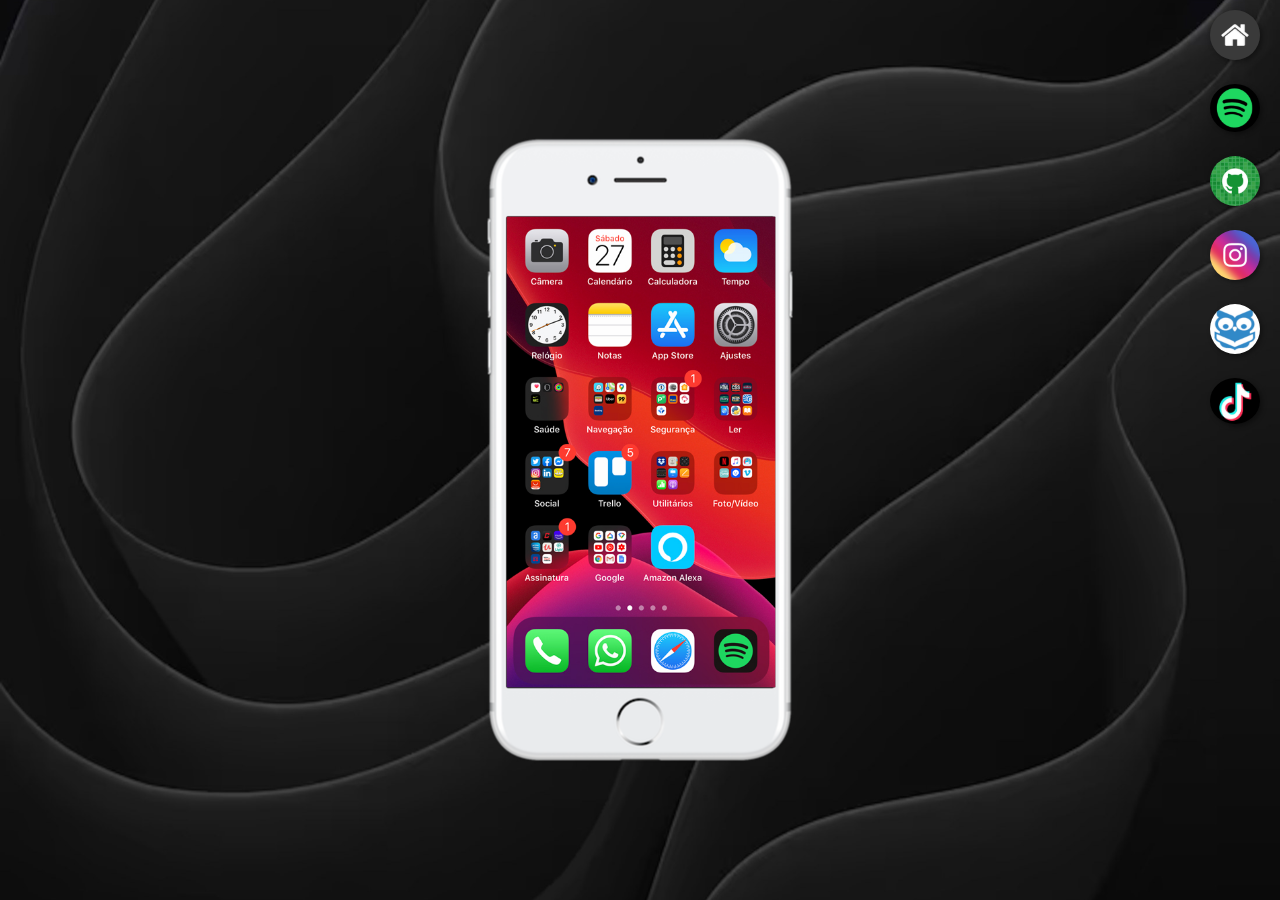
<file: index.html>
<!DOCTYPE html>
<html lang="en">
    <head>
        <meta charset="UTF-8">
        <meta name="viewport" content="width=device-width, initial-scale=1.0">
        <link rel="shortcut icon" href="dg.ico" type="image/x-icon">
        <link rel="stylesheet" href="estilos/style.css">
        <title>Projeto Redes Sociais</title>
    </head>

    <body>
        <main>
            <section id="phone">
                <iframe src="home.html" name="tela" id="tela" frameborder="0">
                    Seu navegador Infelizmente não é compatível...
                </iframe>
            </section>

            <section id="social">
                <a href="home.html" target="tela"><img src="imagens/logo-home.jpg" alt="Home"></a> <br>

                <a href="spoty.html" target="tela"><img src="imagens/logo-Spotify.jpg" alt="Spotify"></a> <br>

                <a href="github.html" target="tela"><img src="imagens/logo-github.jpg" alt="GitHub"></a> <br>

                <a href="insta.html" target="tela"><img src="imagens/logo-instagram.jpg" alt="Instagram"></a> <br>

                <a href="skoob.html" target="tela"><img src="imagens/logo-skoob.jpg" alt="Skoob"></a> <br>

                <a href="tiktok.html" target="tela"><img src="imagens/logo-TikTok.jpg" alt="TikTok"></a>

            </section>

        </main>



        
    </body>
</html>
</file>
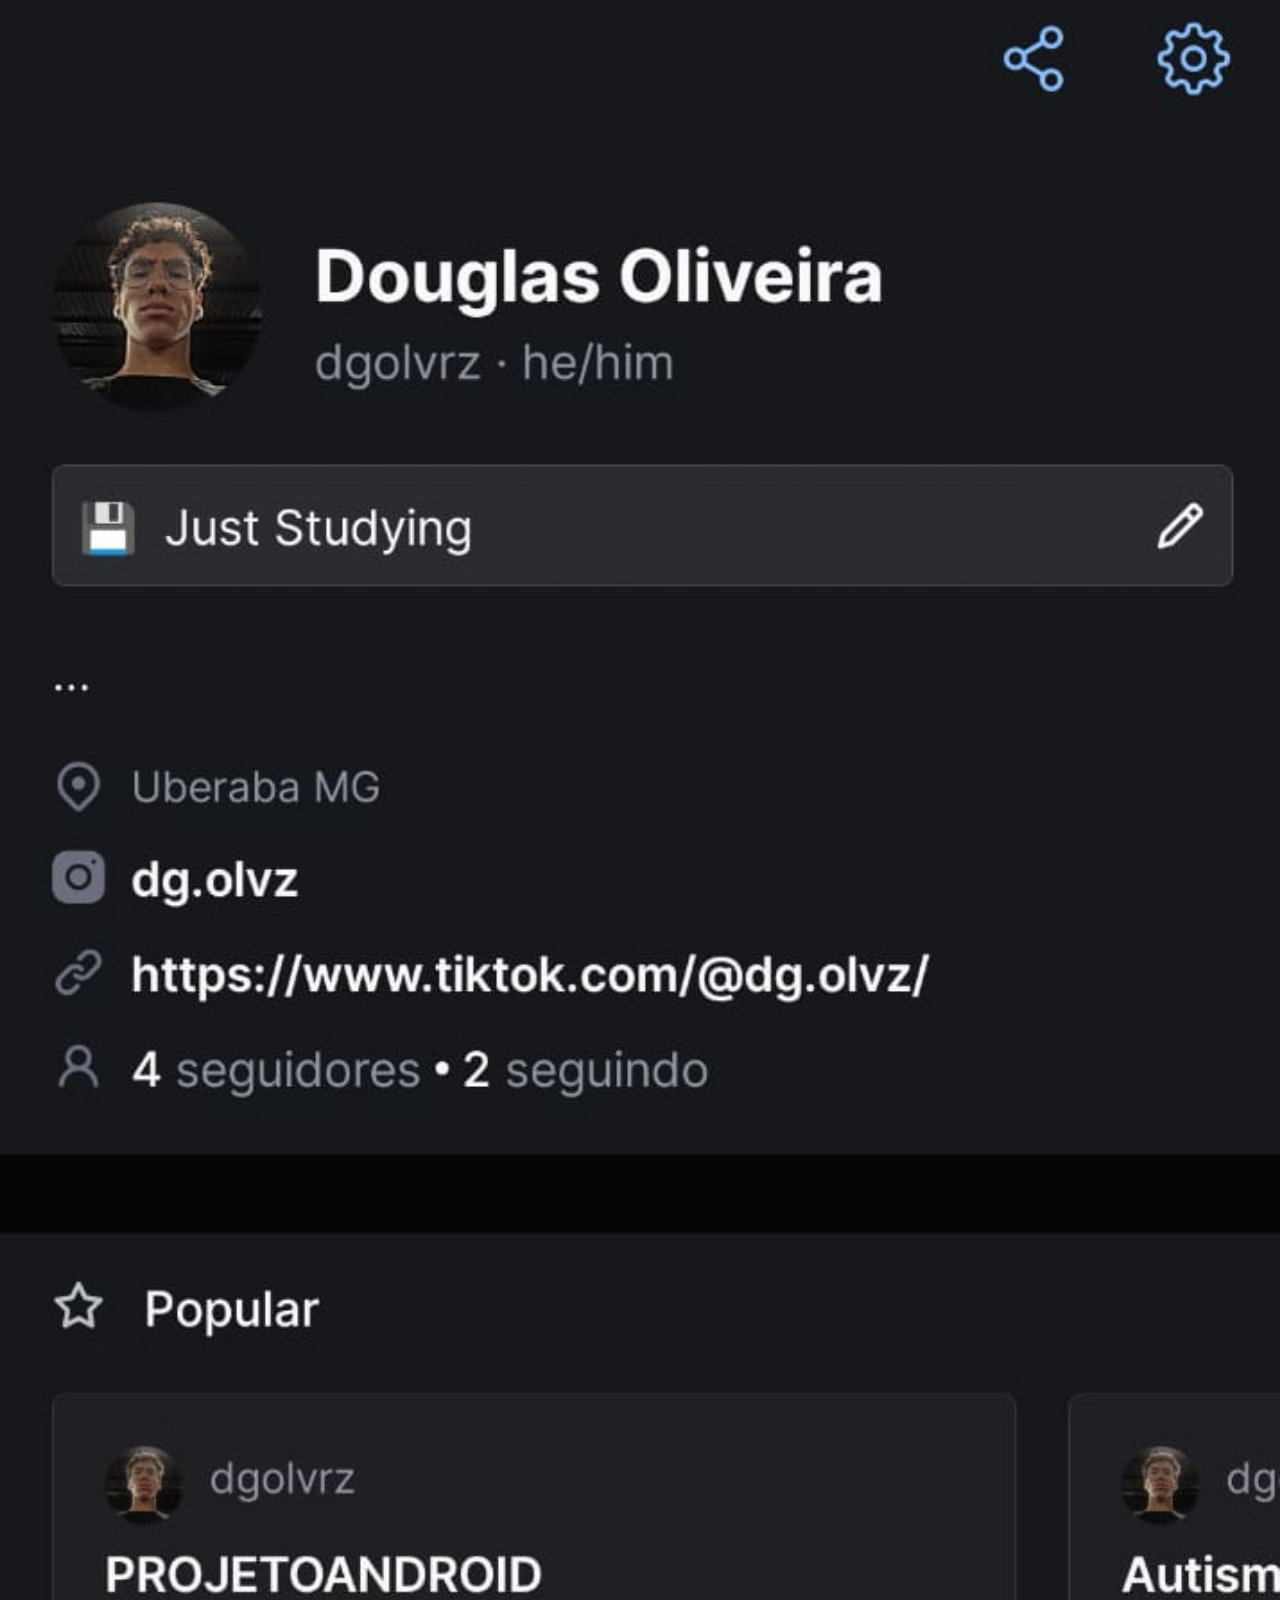
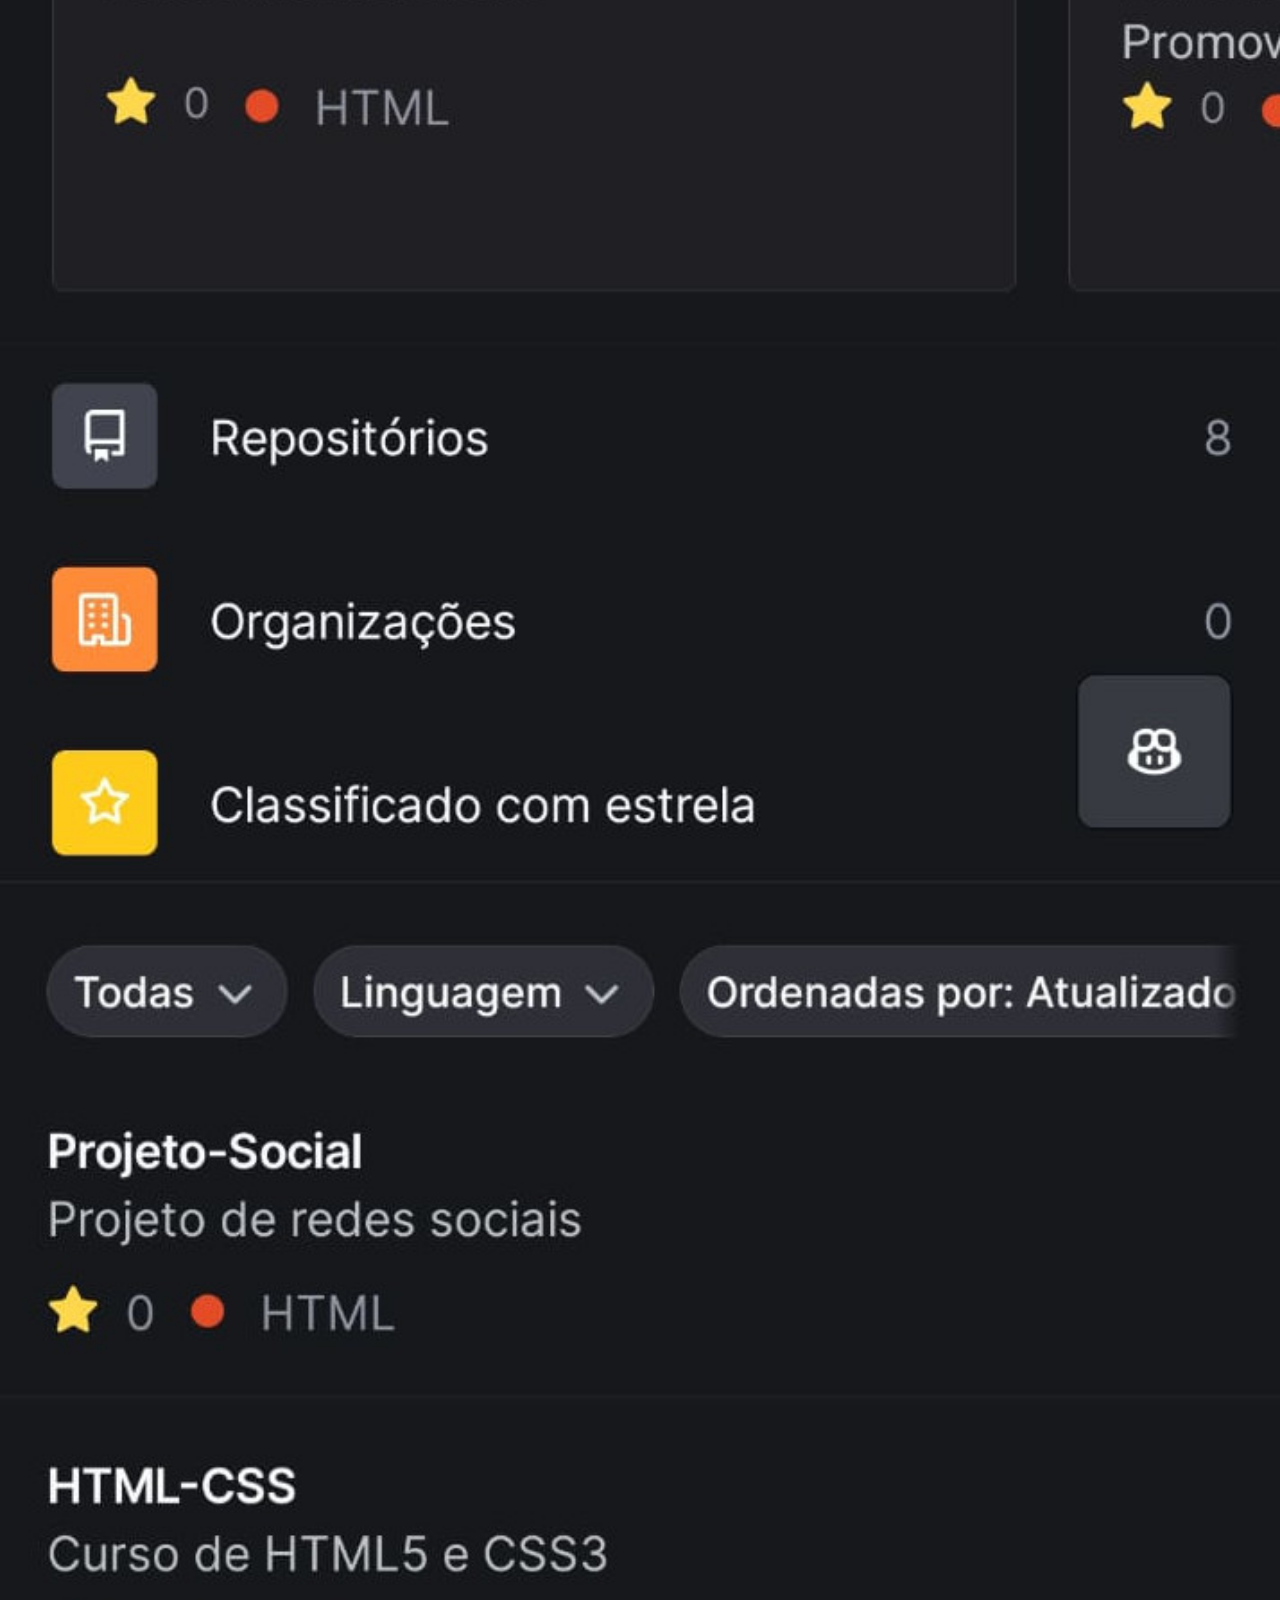
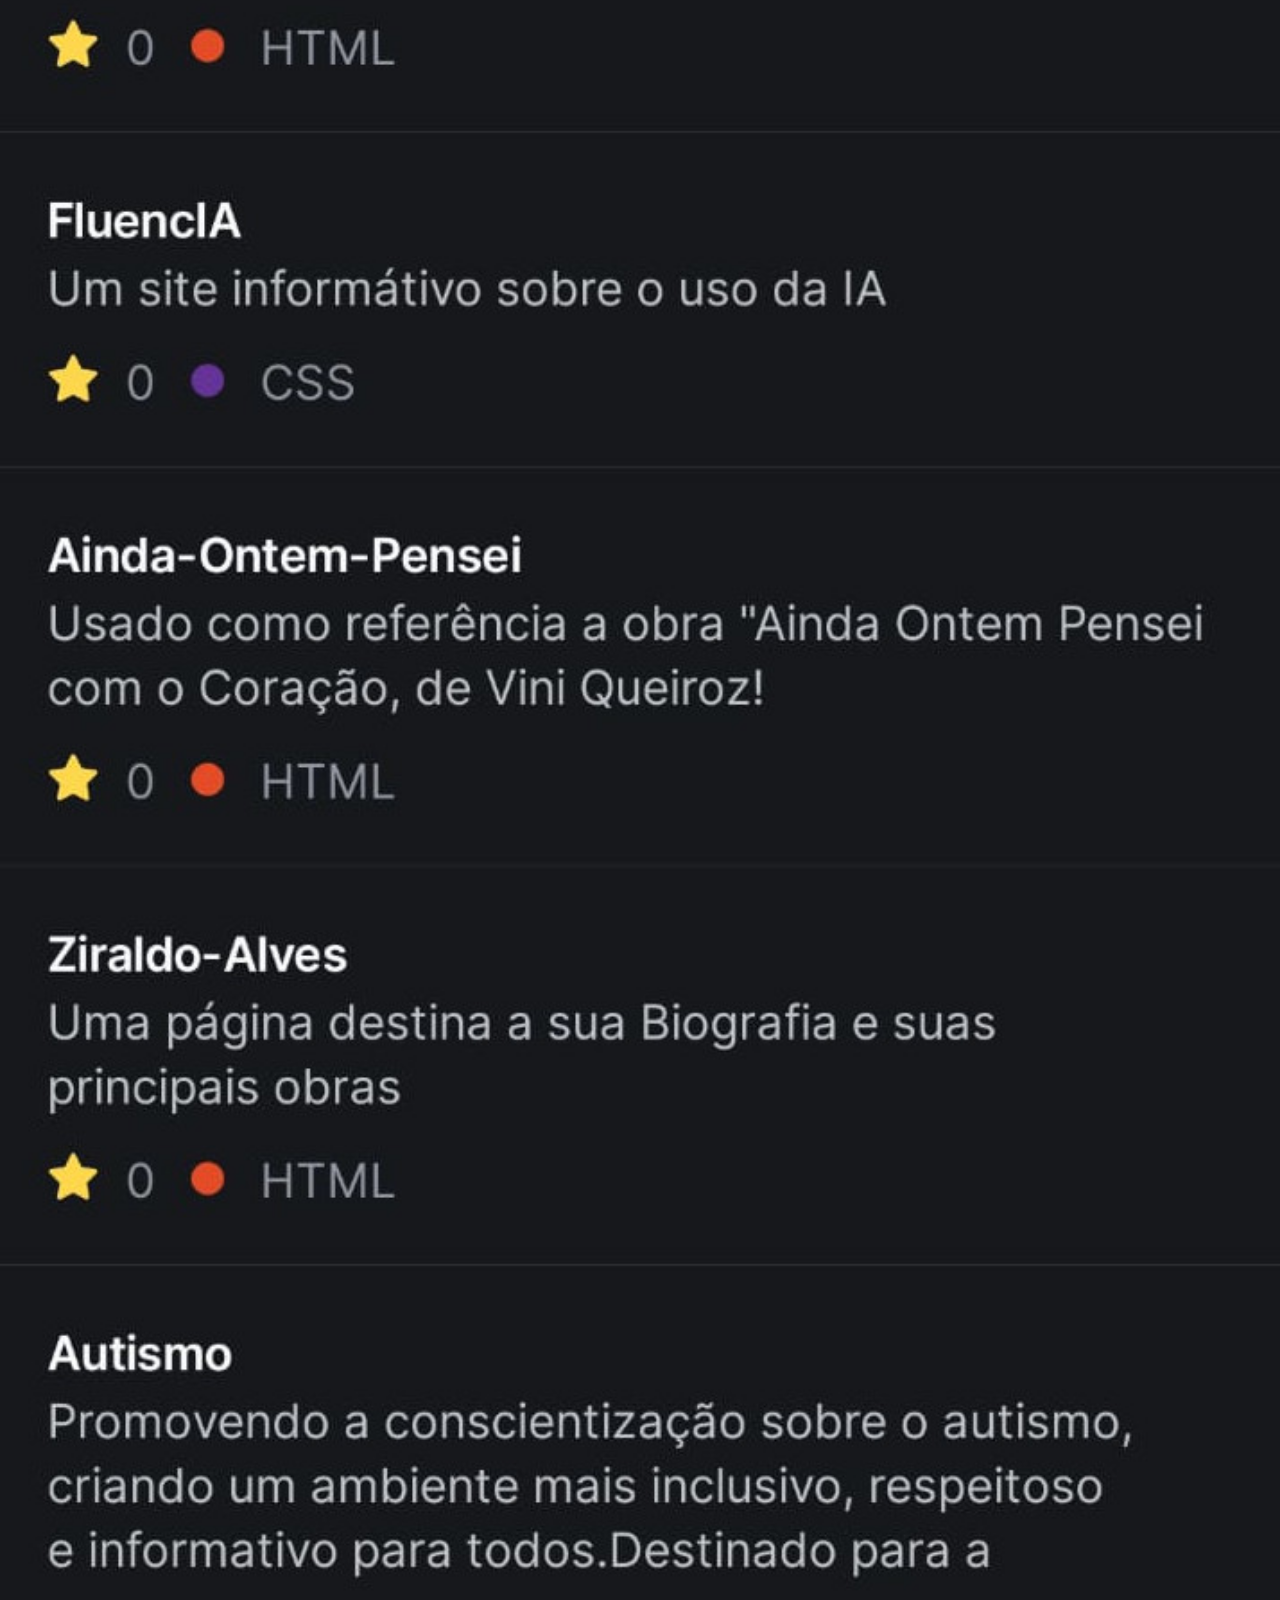
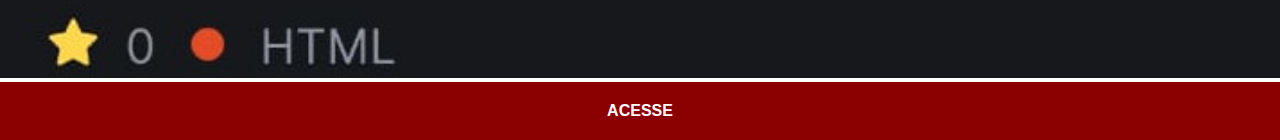
<file: github.html>
<!DOCTYPE html>
<html lang="pt-br">
<head>
    <meta charset="UTF-8">
    <meta name="viewport" content="width=device-width, initial-scale=1.0">
    <link rel="stylesheet" href="estilos/logo.css">
    <title>GitHub</title>
</head>
<body>
    <img src="imagens/tela-github.jpg" alt="GitHub">
    <a href="https://github.com/dgolvrz" target="_blank">ACESSE</a>
</body>
</html>
</file>
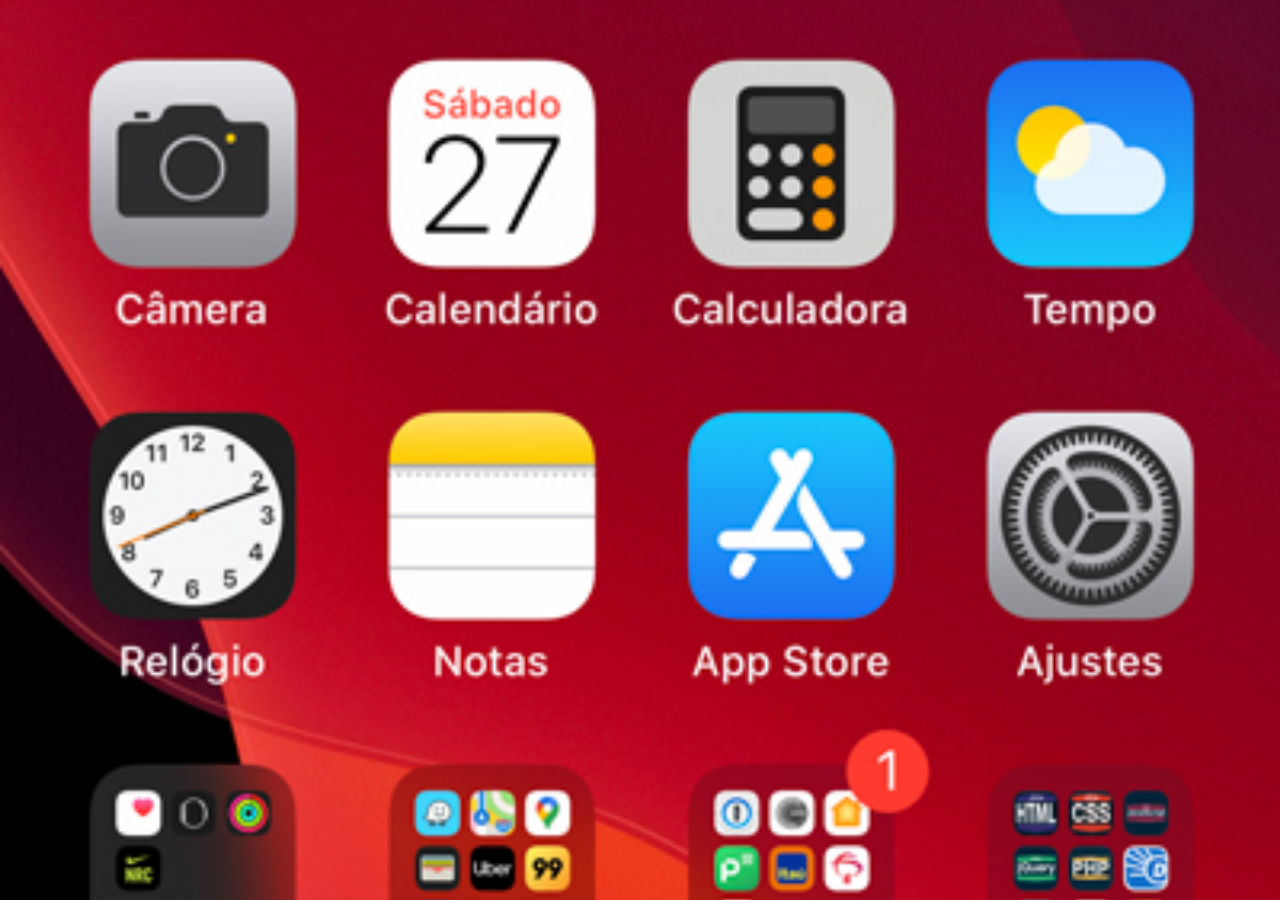
<file: home.html>
<!DOCTYPE html>
<html lang="pt-br">
<head>
    <meta charset="UTF-8">
    <meta name="viewport" content="width=device-width, initial-scale=1.0">
    <title>Home</title>

    <style>
        * {
            margin: 0px;
            padding: 0px;
        }

        body {
            width: 50vh;
            height: 100vh;
            background: black url('imagens/tela-home.jpg') no-repeat top center;
            background-size: cover;
        }
    </style>

</head>
<body>
    
</body>
</html>
</file>
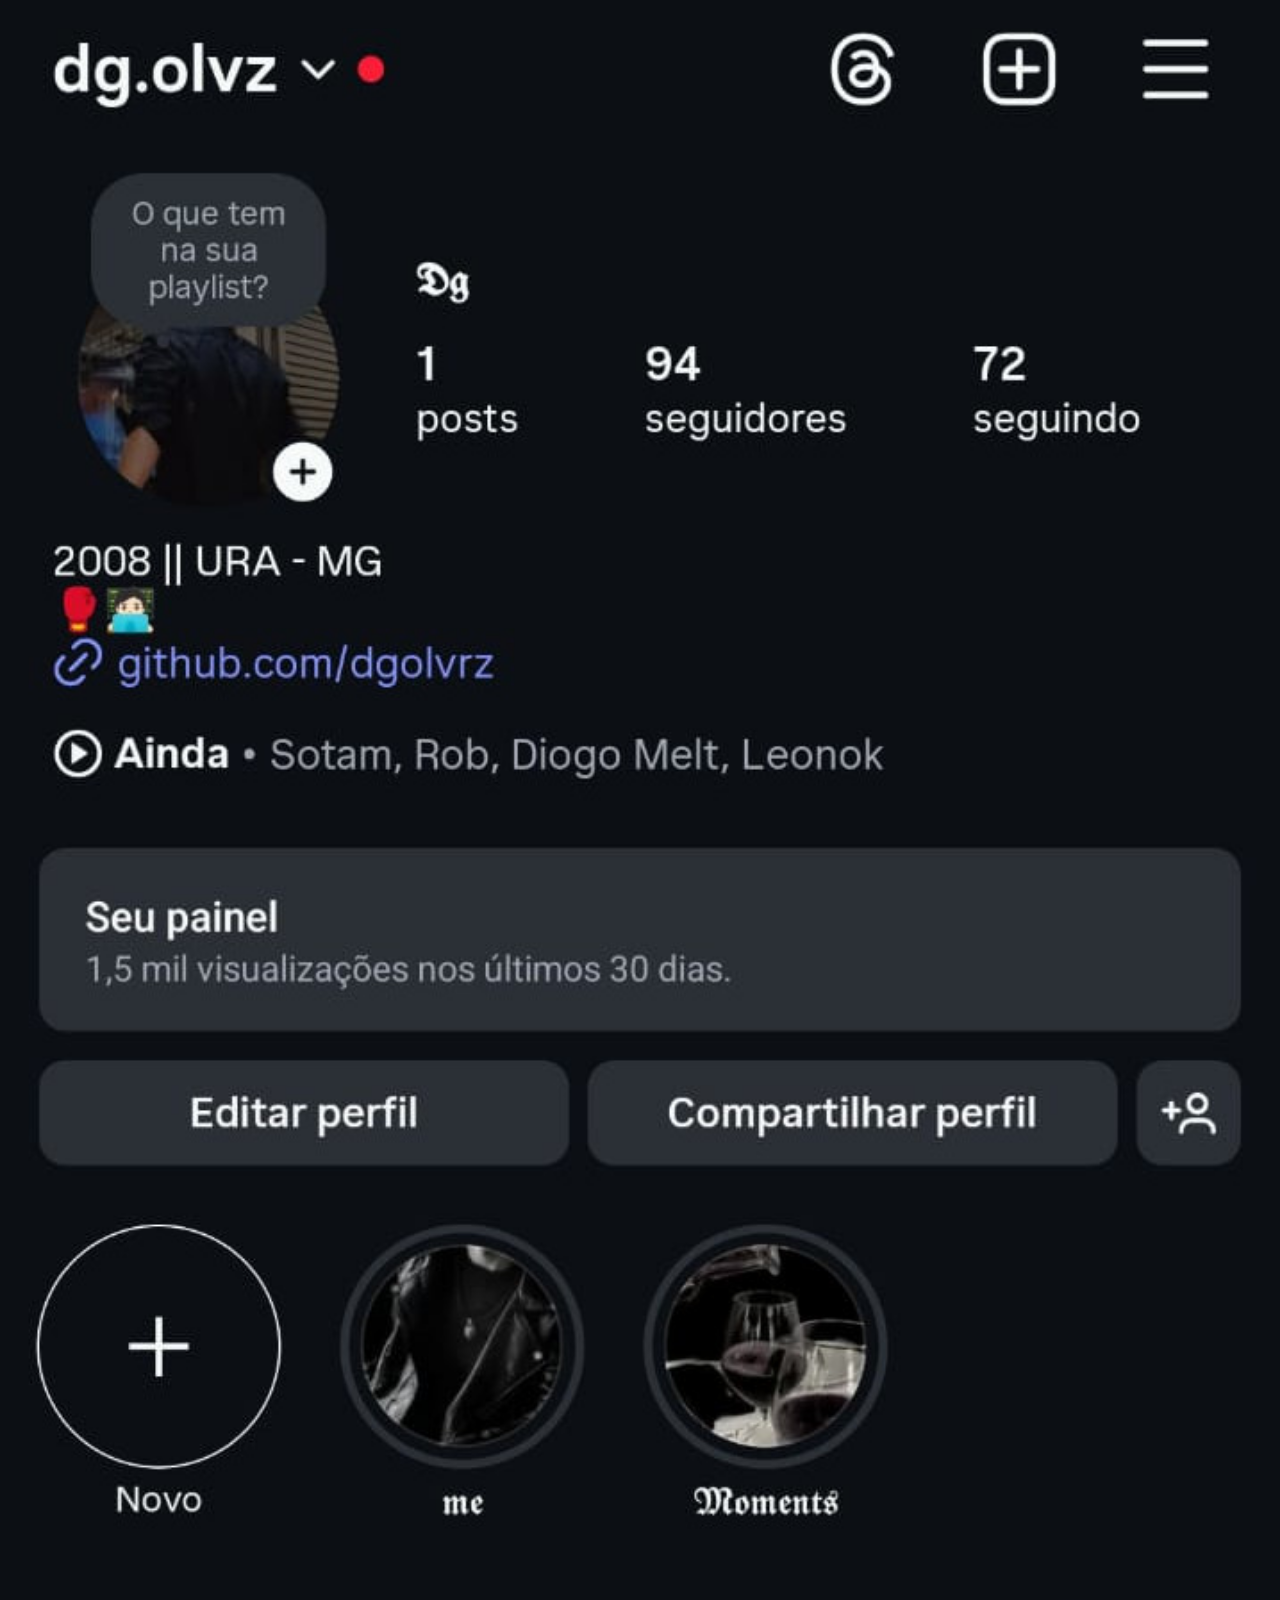
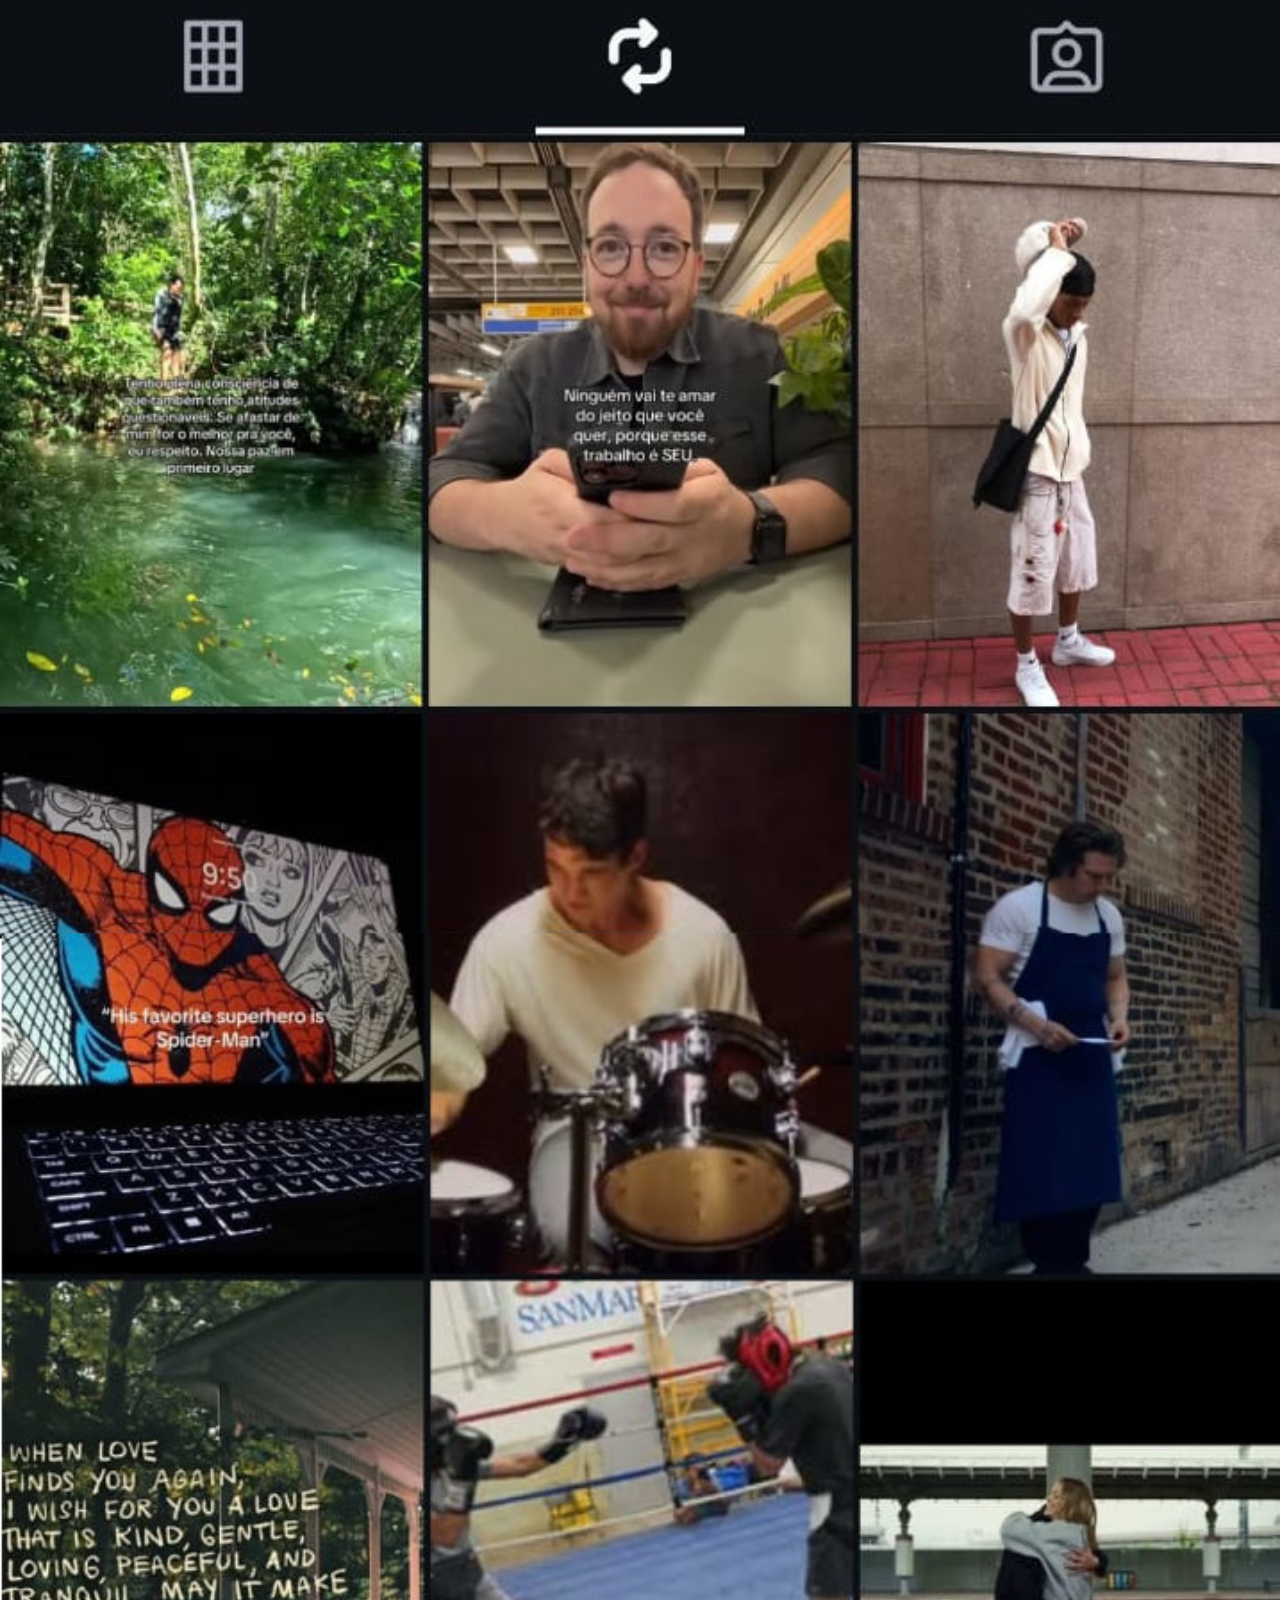
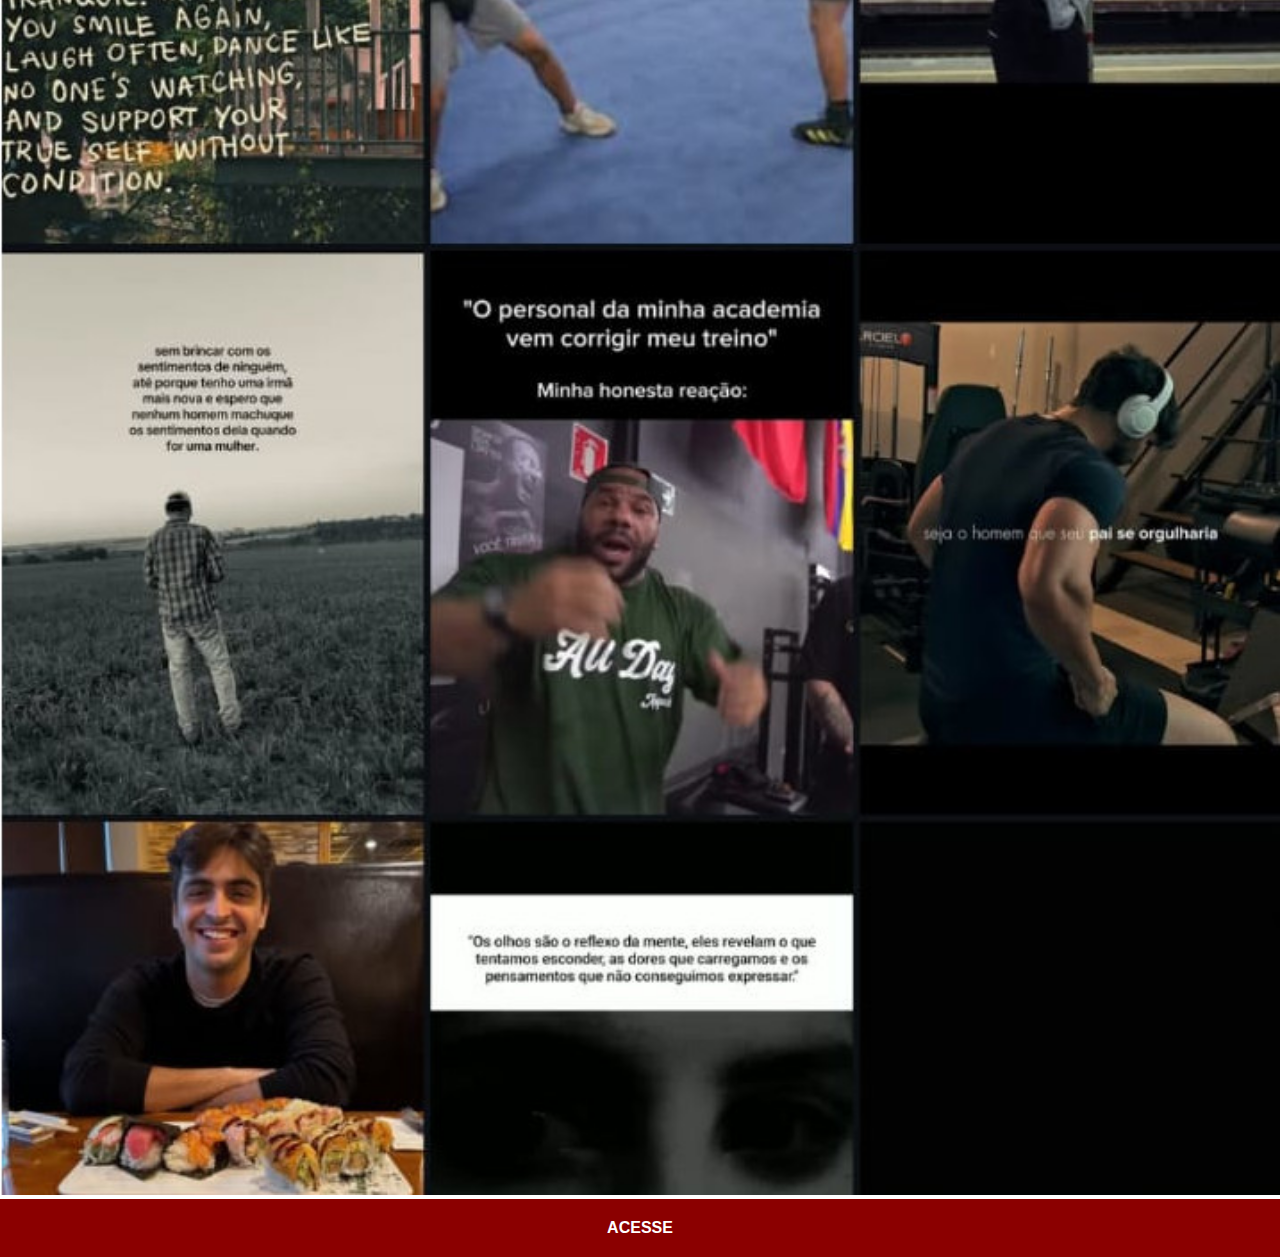
<file: insta.html>
<!DOCTYPE html>
<html lang="pt-br">
<head>
    <meta charset="UTF-8">
    <meta name="viewport" content="width=device-width, initial-scale=1.0">
    <link rel="stylesheet" href="estilos/logo.css">
    <title>Instagram</title>
</head>
<body>
    <img src="imagens/tela-instagram.jpg" alt="Instagram">
    <a href="https://www.instagram.com/dg.olvz/" target="_blank">ACESSE</a>
</body>
</html>
</file>
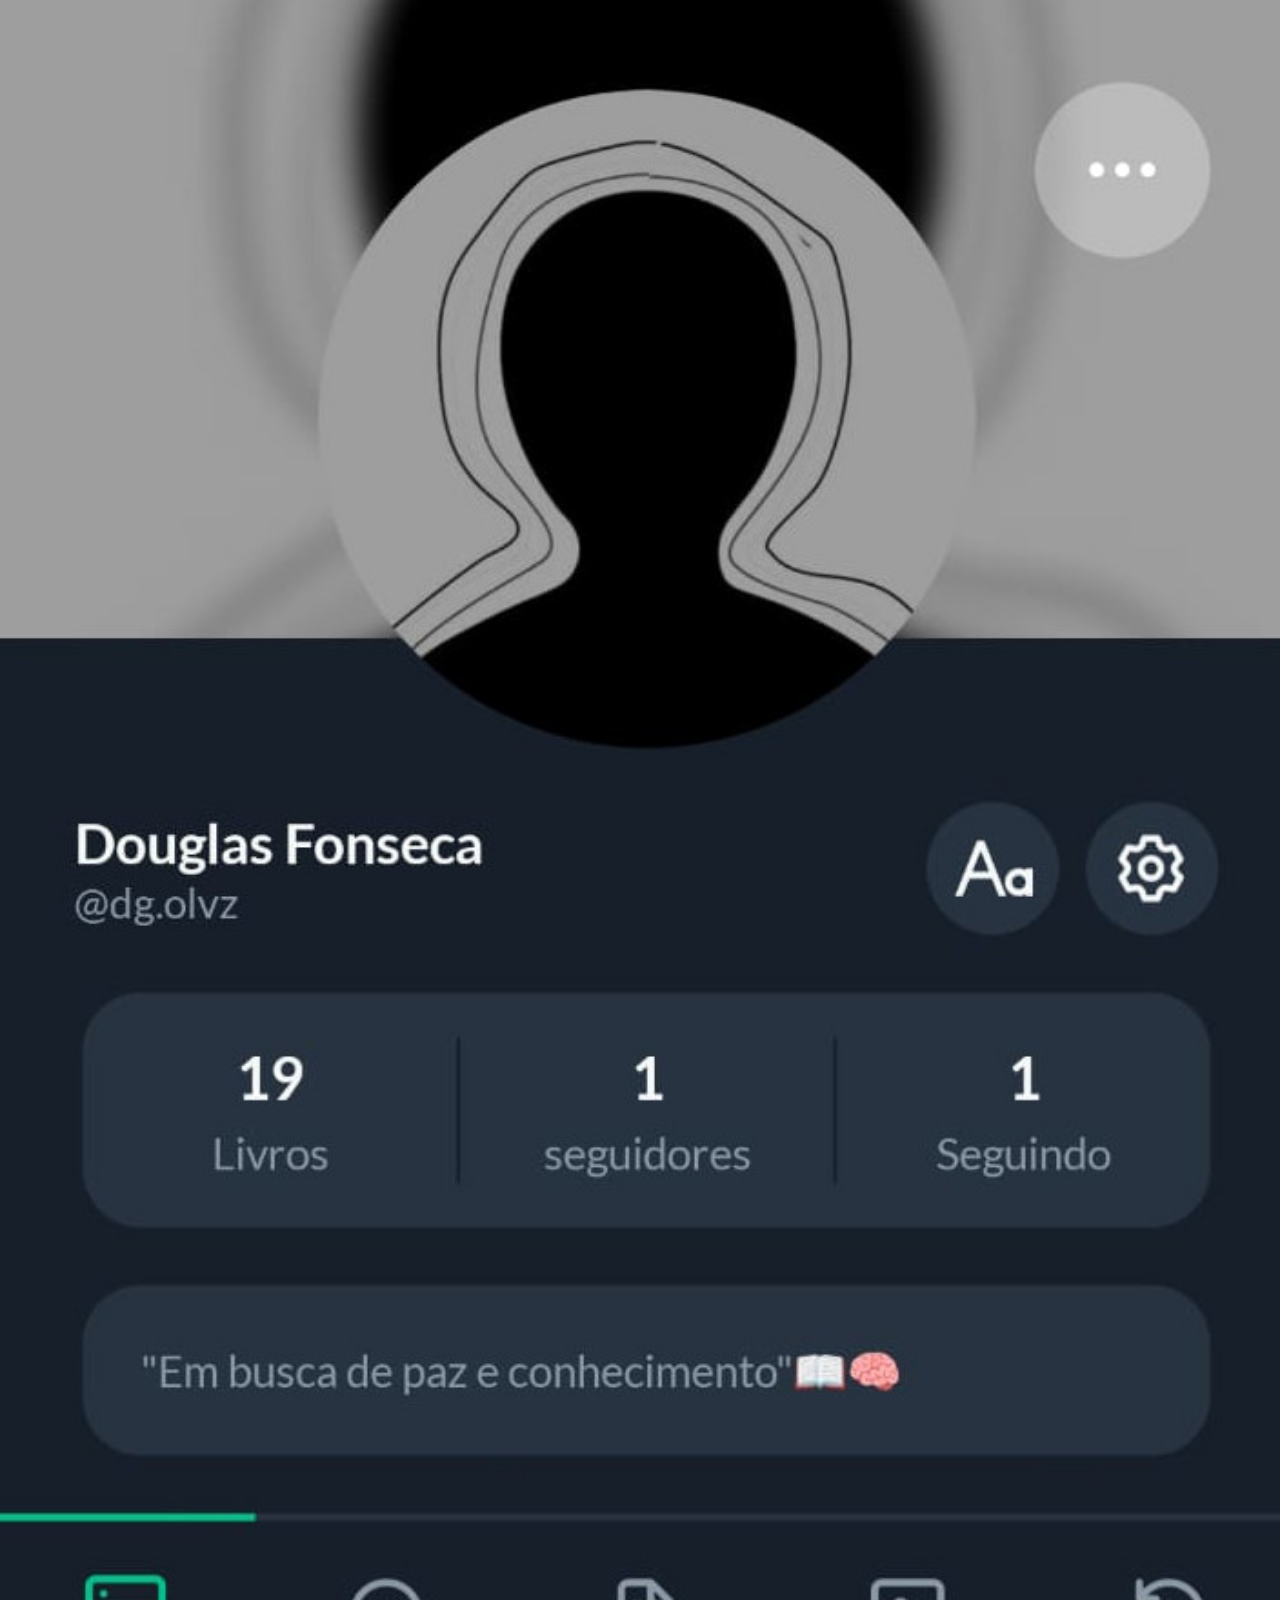
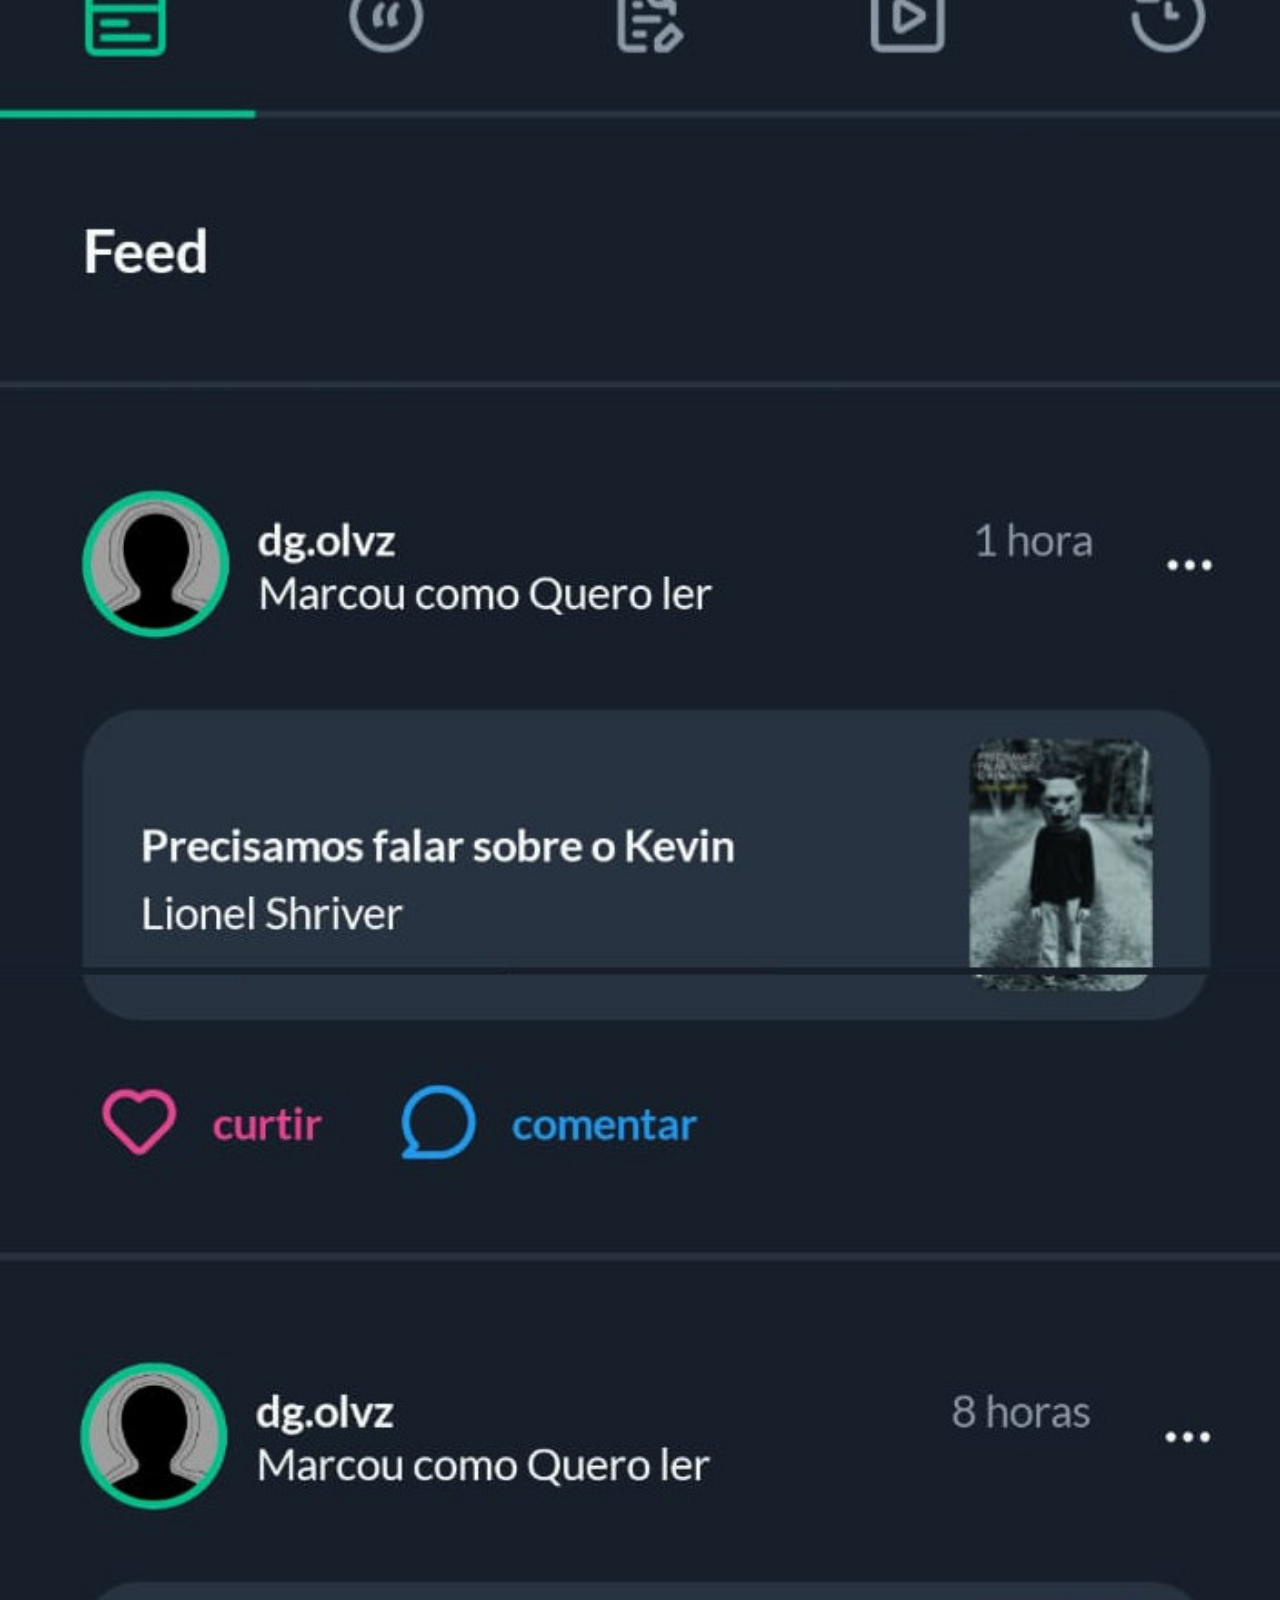
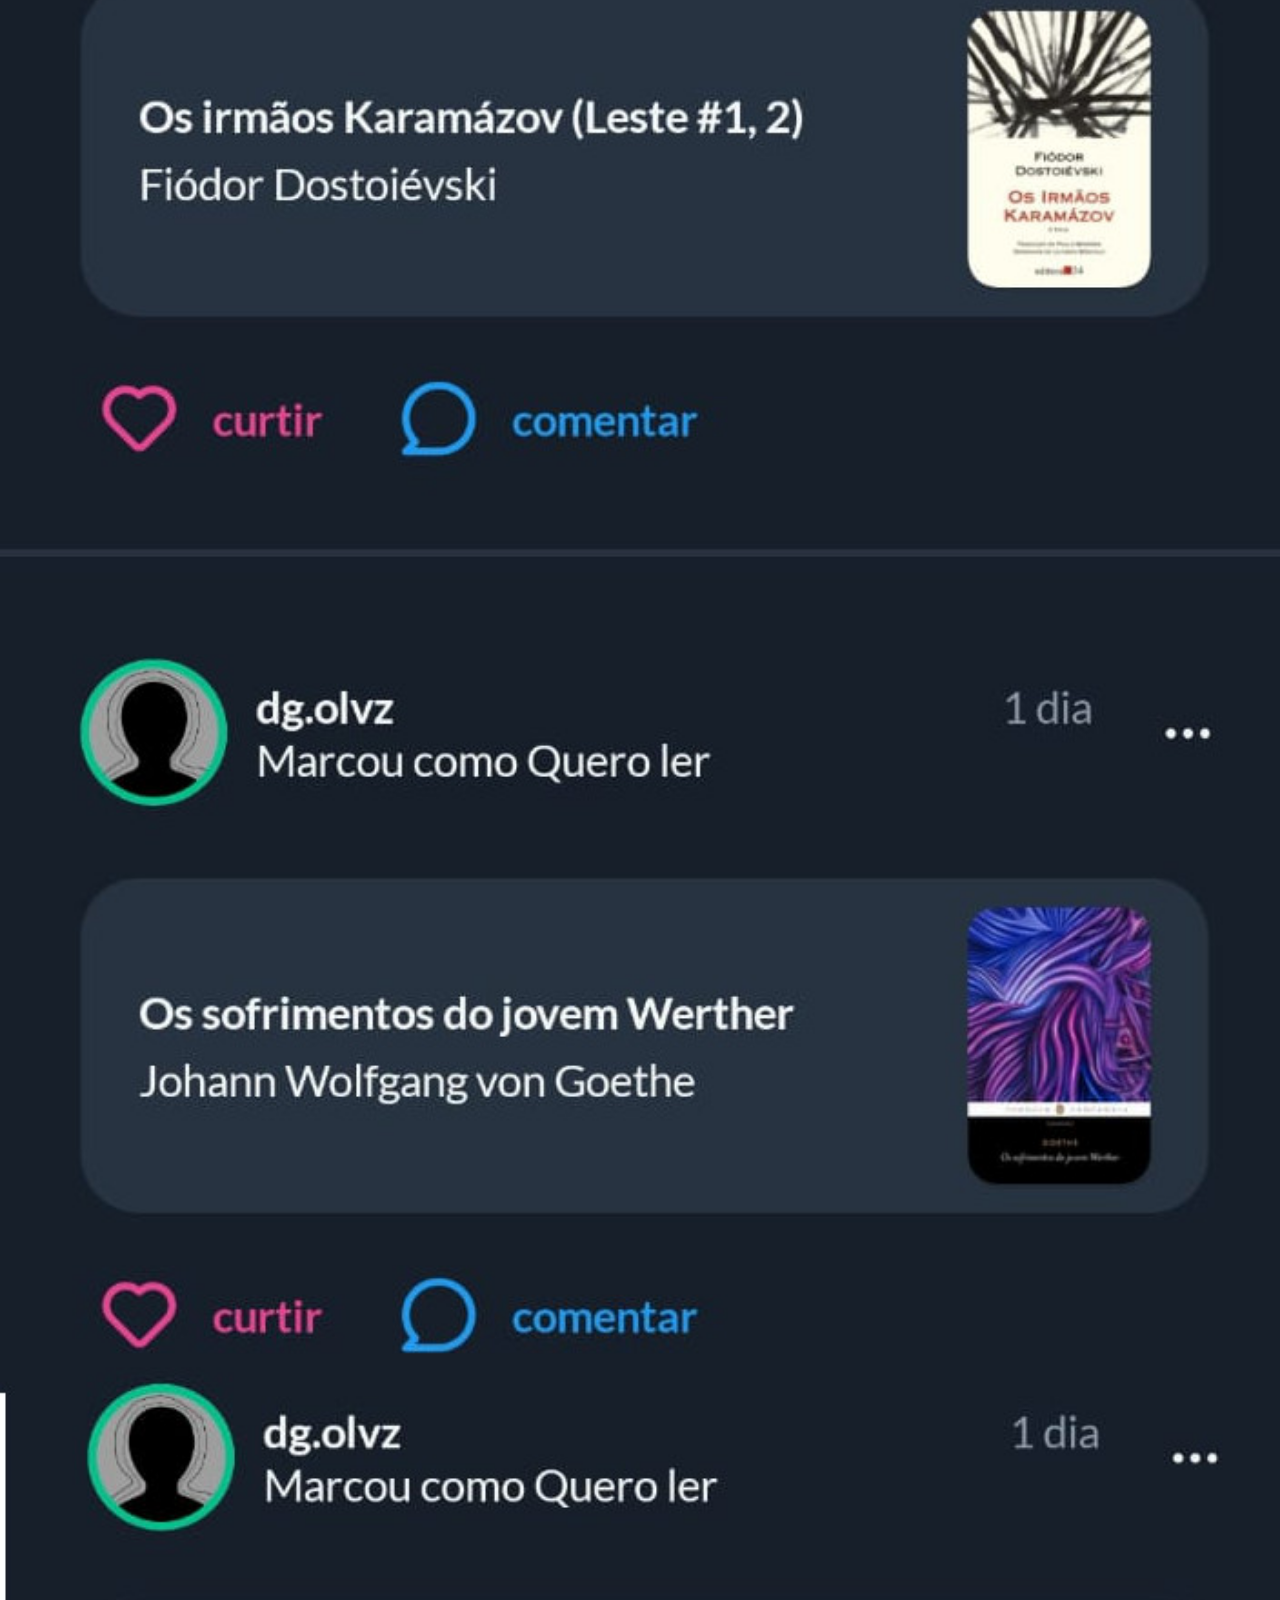
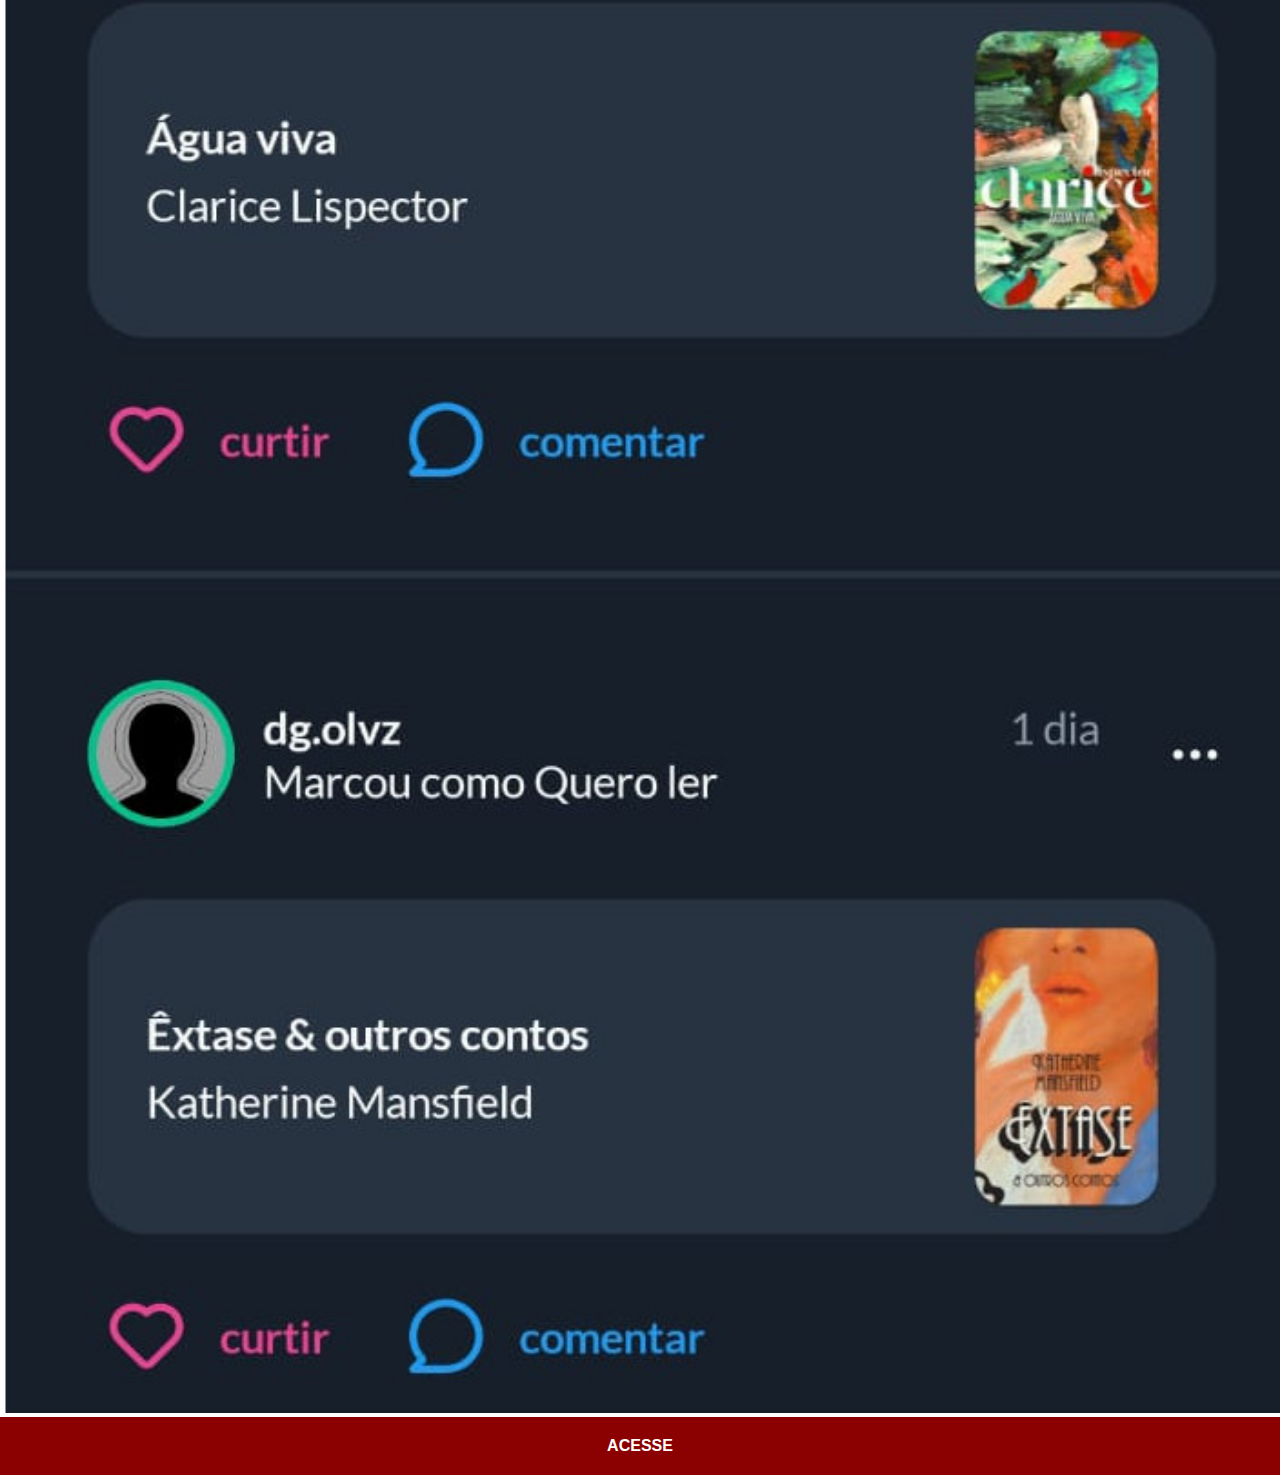
<file: skoob.html>
<!DOCTYPE html>
<html lang="pt-br">
<head>
    <meta charset="UTF-8">
    <meta name="viewport" content="width=device-width, initial-scale=1.0">
    <link rel="stylesheet" href="estilos/logo.css">
    <title>Skoob</title>
</head>
<body>
    <img src="imagens/tela-skoob.jpg" alt="Skoob">
    <a href="https://www.skoob.com.br/pt" target="_blank">ACESSE</a>
</body>
</html>
</file>
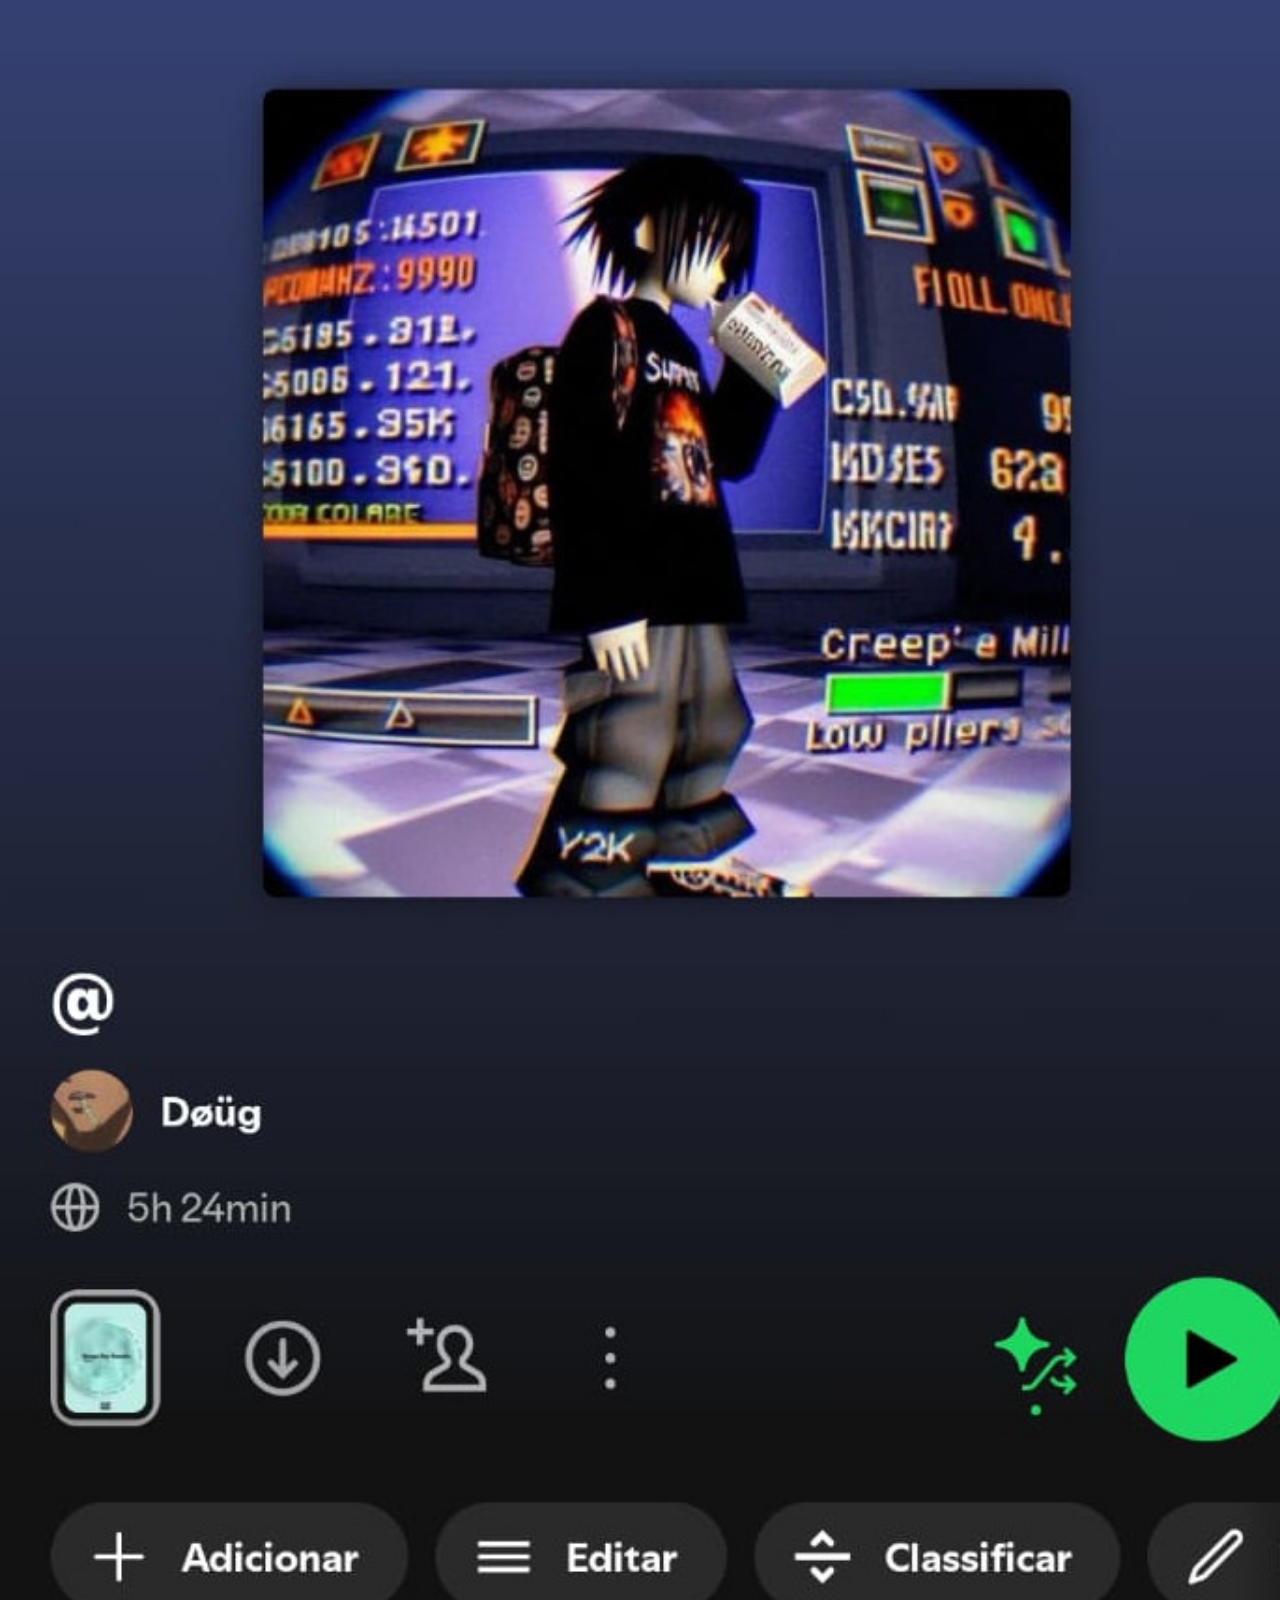
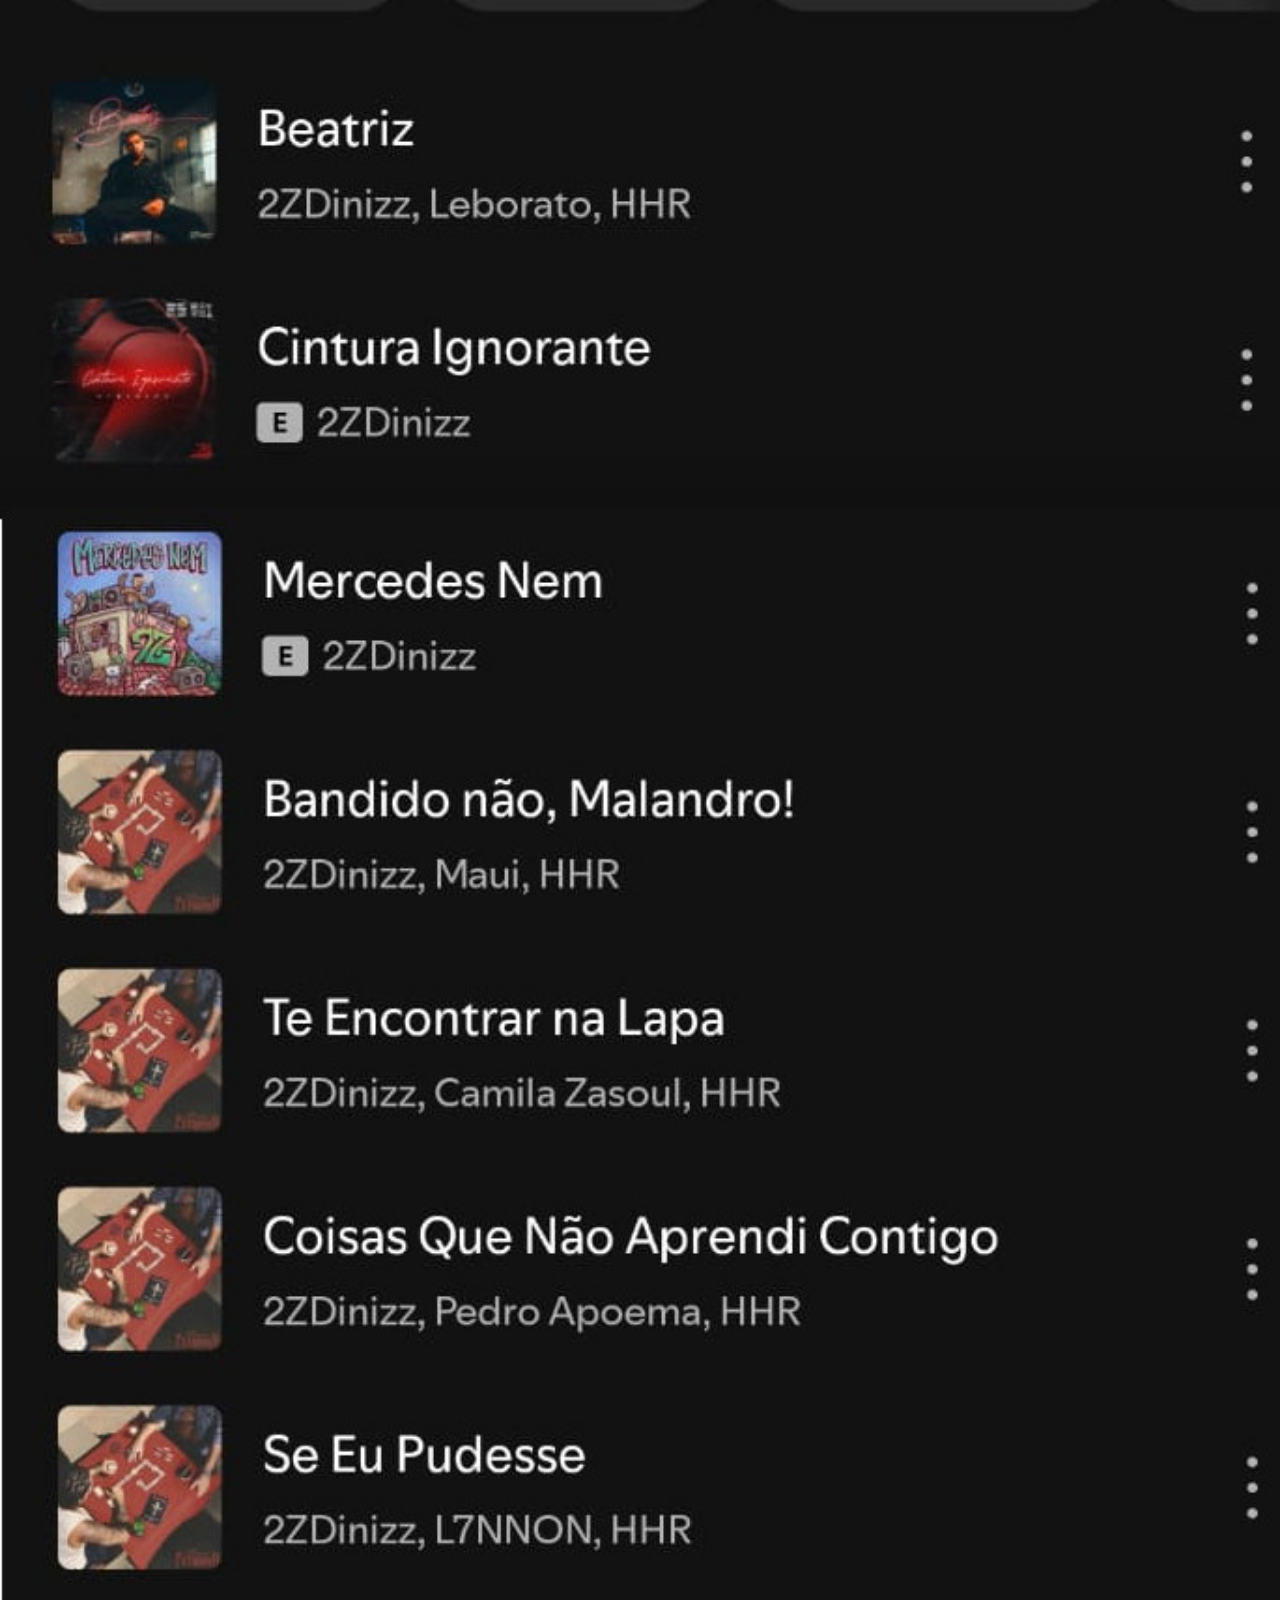
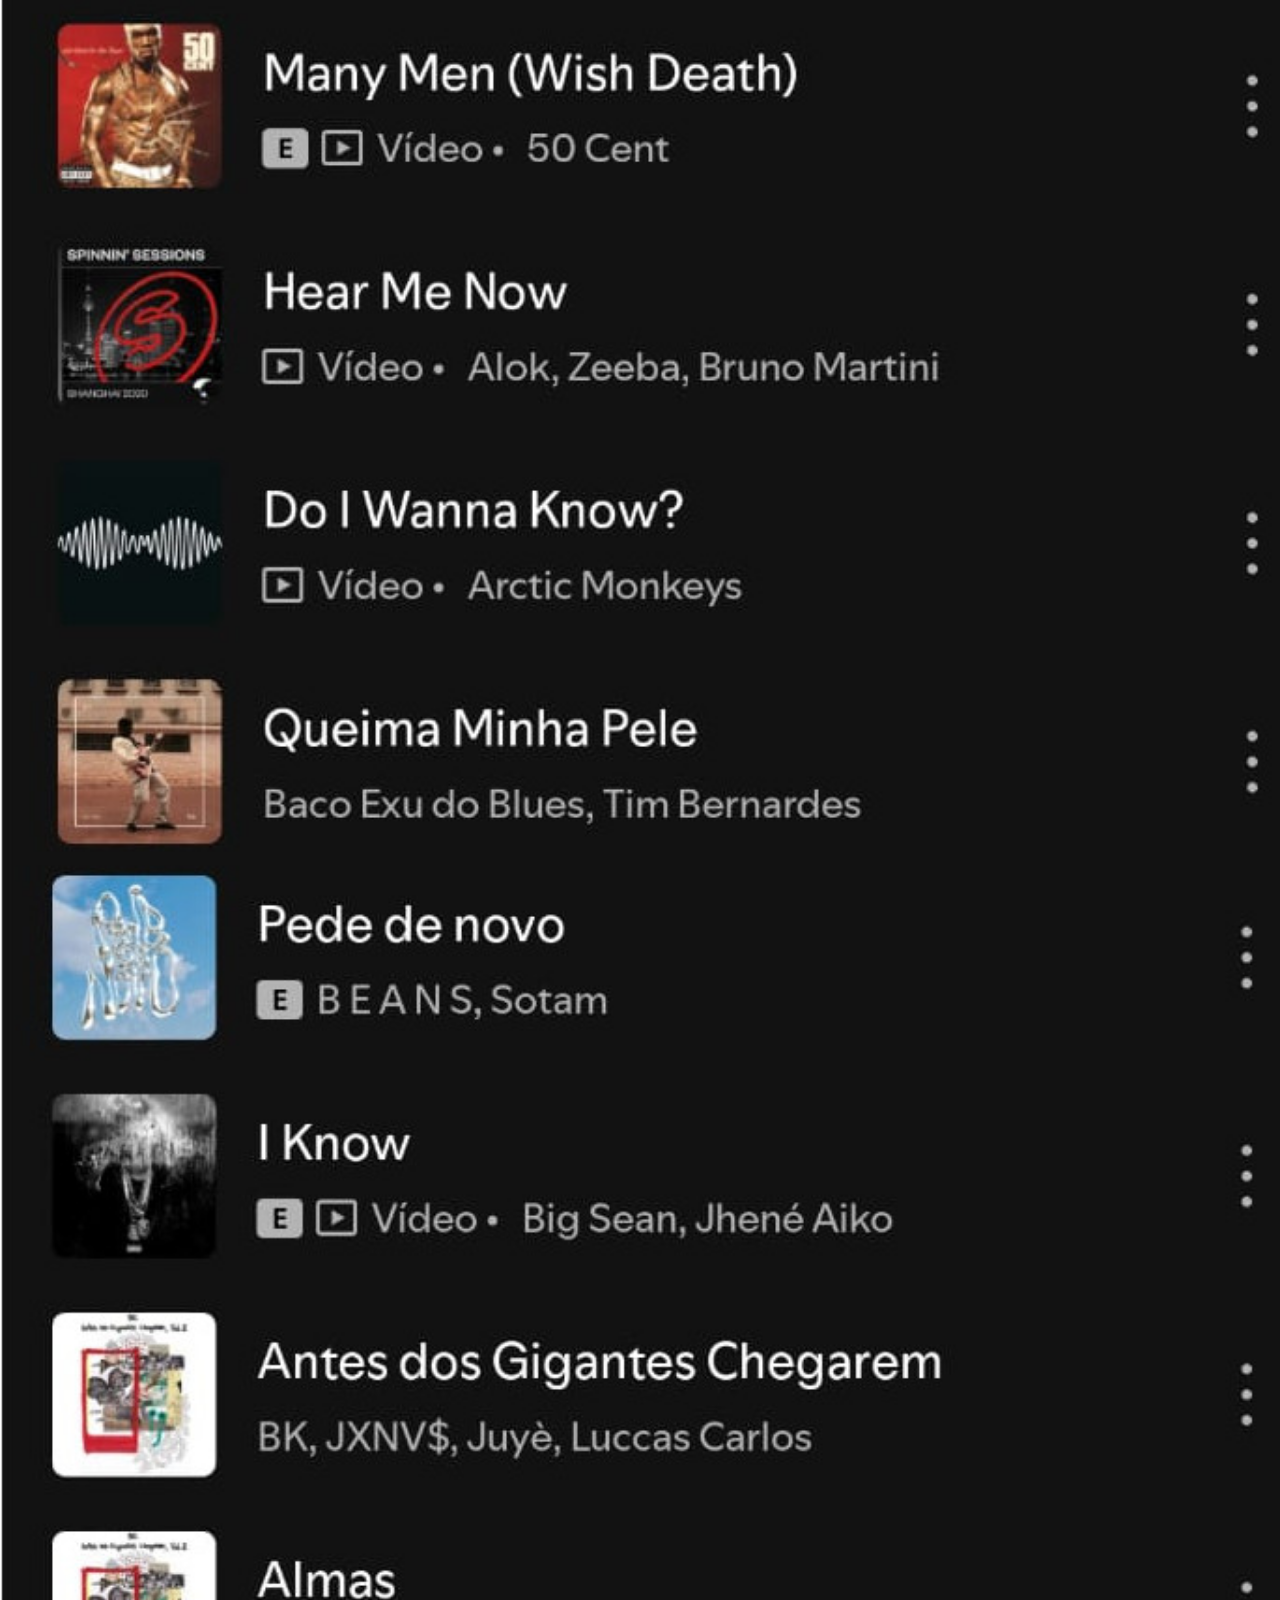
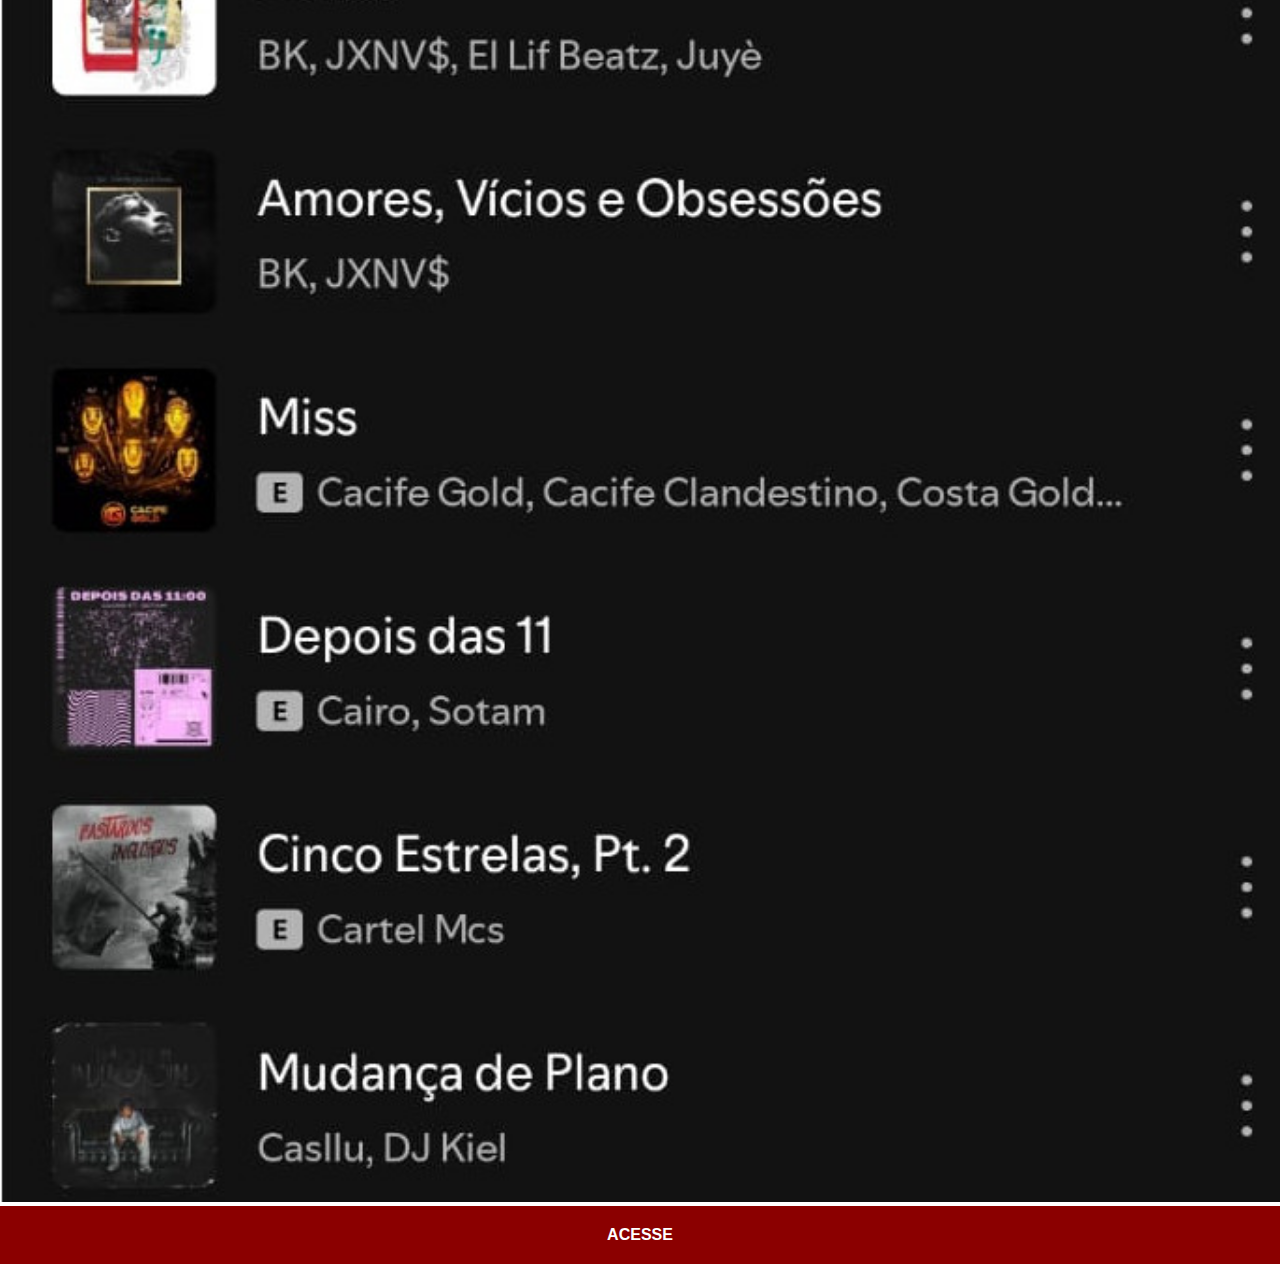
<file: spoty.html>
<!DOCTYPE html>
<html lang="pt-br">
<head>
    <meta charset="UTF-8">
    <meta name="viewport" content="width=device-width, initial-scale=1.0">
    <link rel="stylesheet" href="estilos/logo.css">
    <title>Spotify</title>
</head>
<body>
    <img src="imagens/tela-Spotify.jpg" alt="Spotify">
    <a href="https://open.spotify.com/playlist/3RcuEUl2GgV9RXz0xIKueP" target="_blank">ACESSE</a>
</body>
</html>
</file>
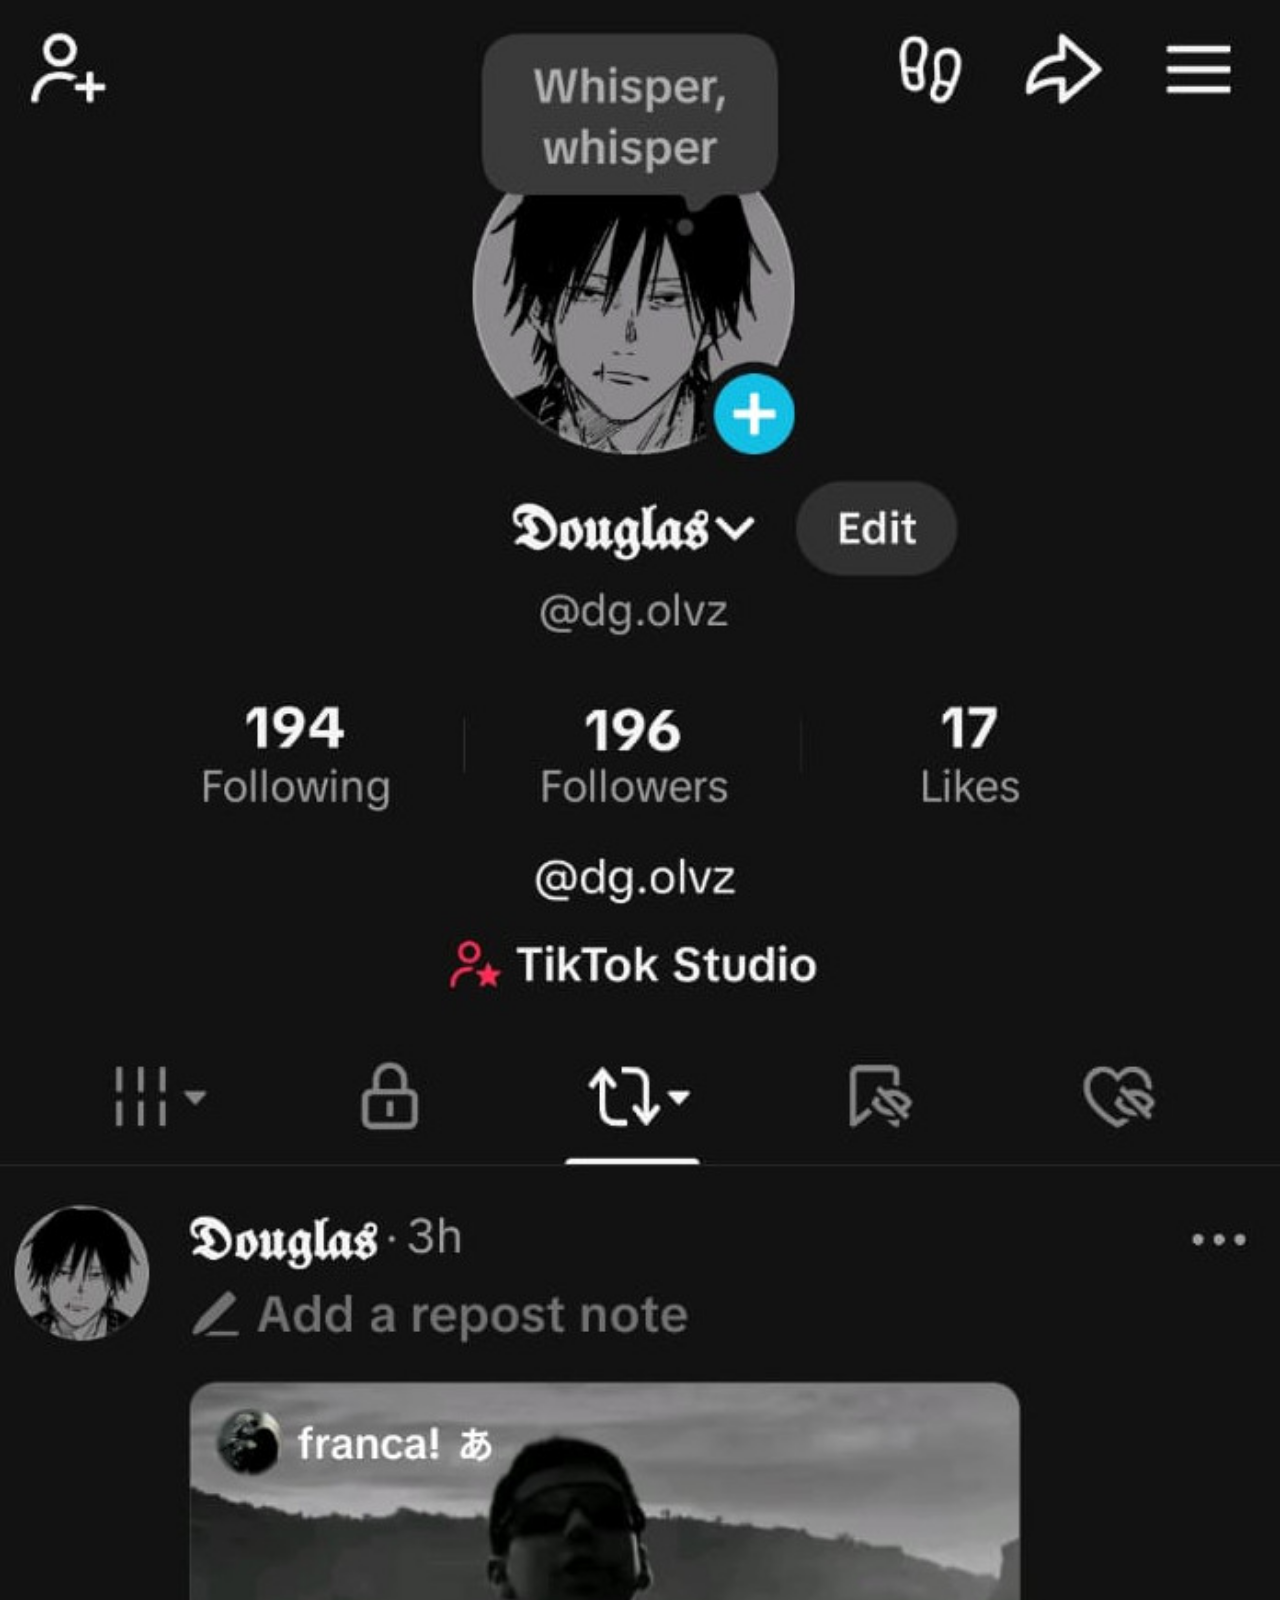
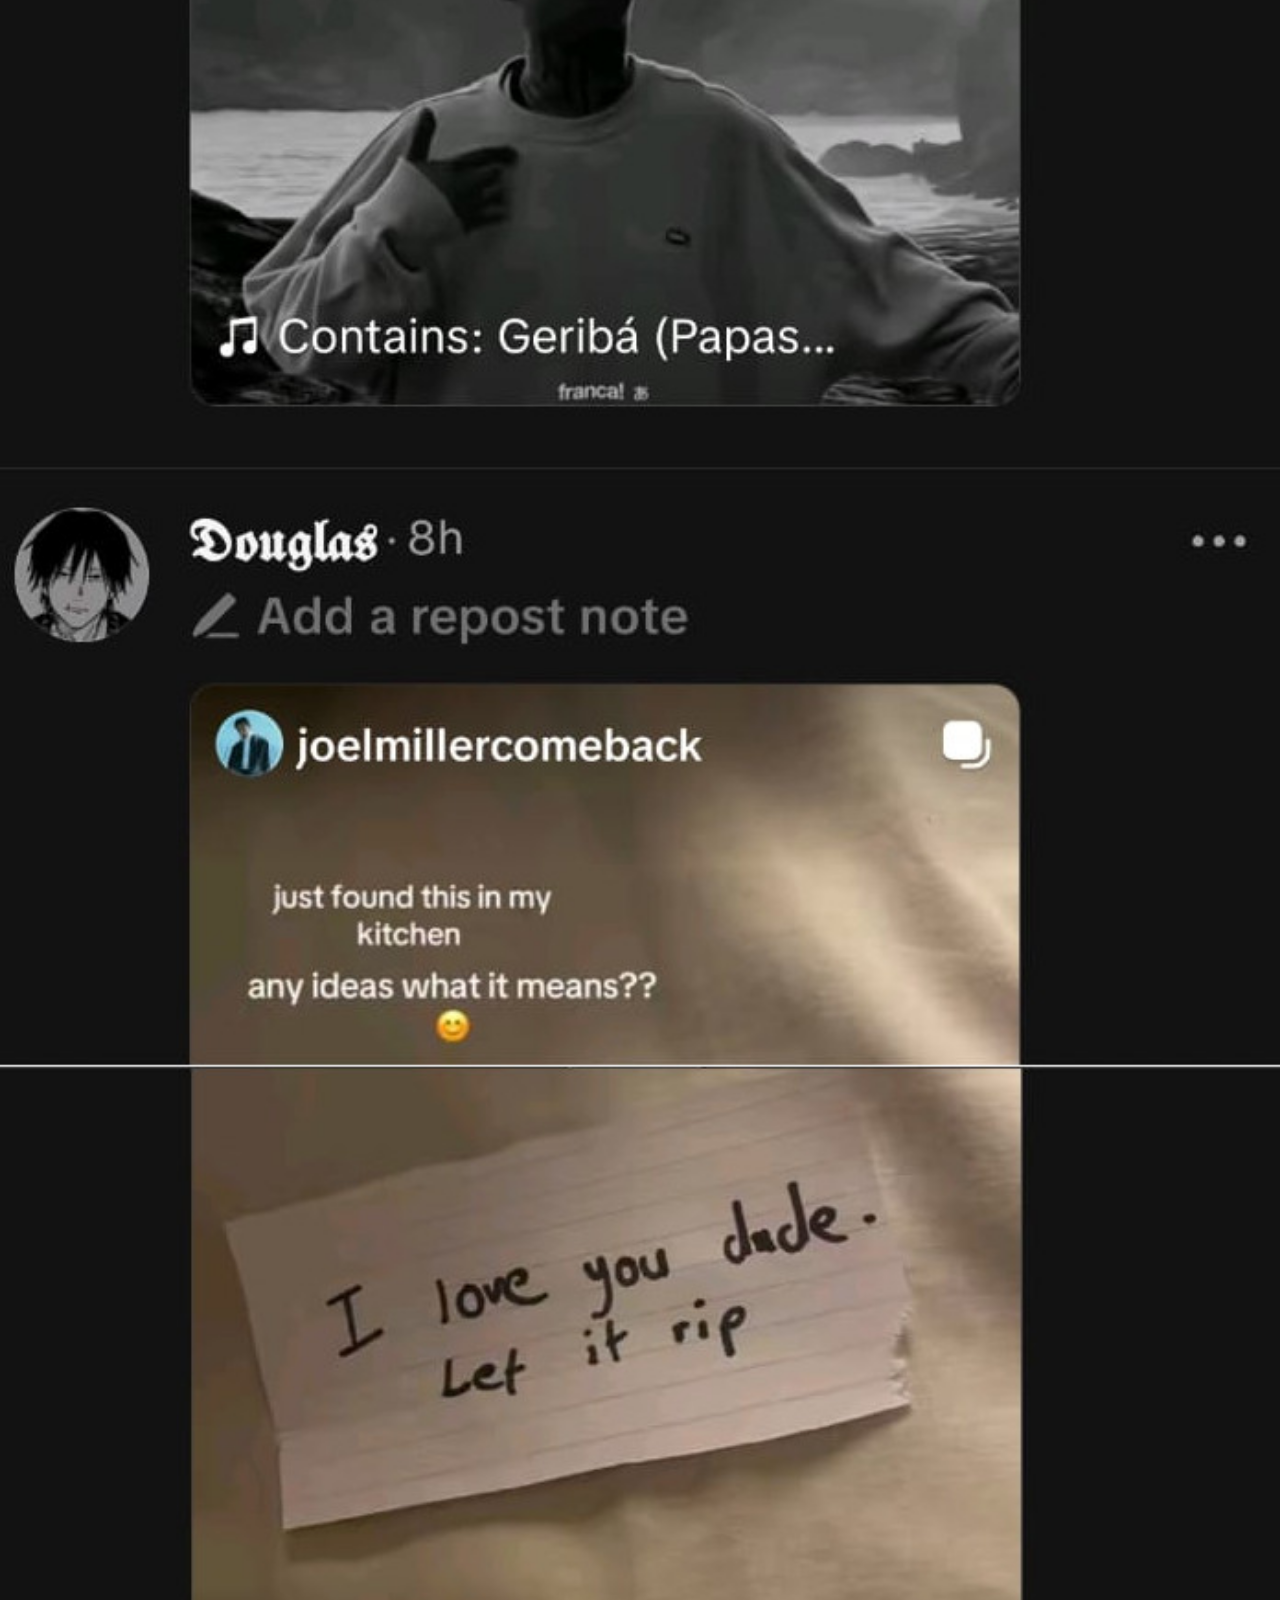
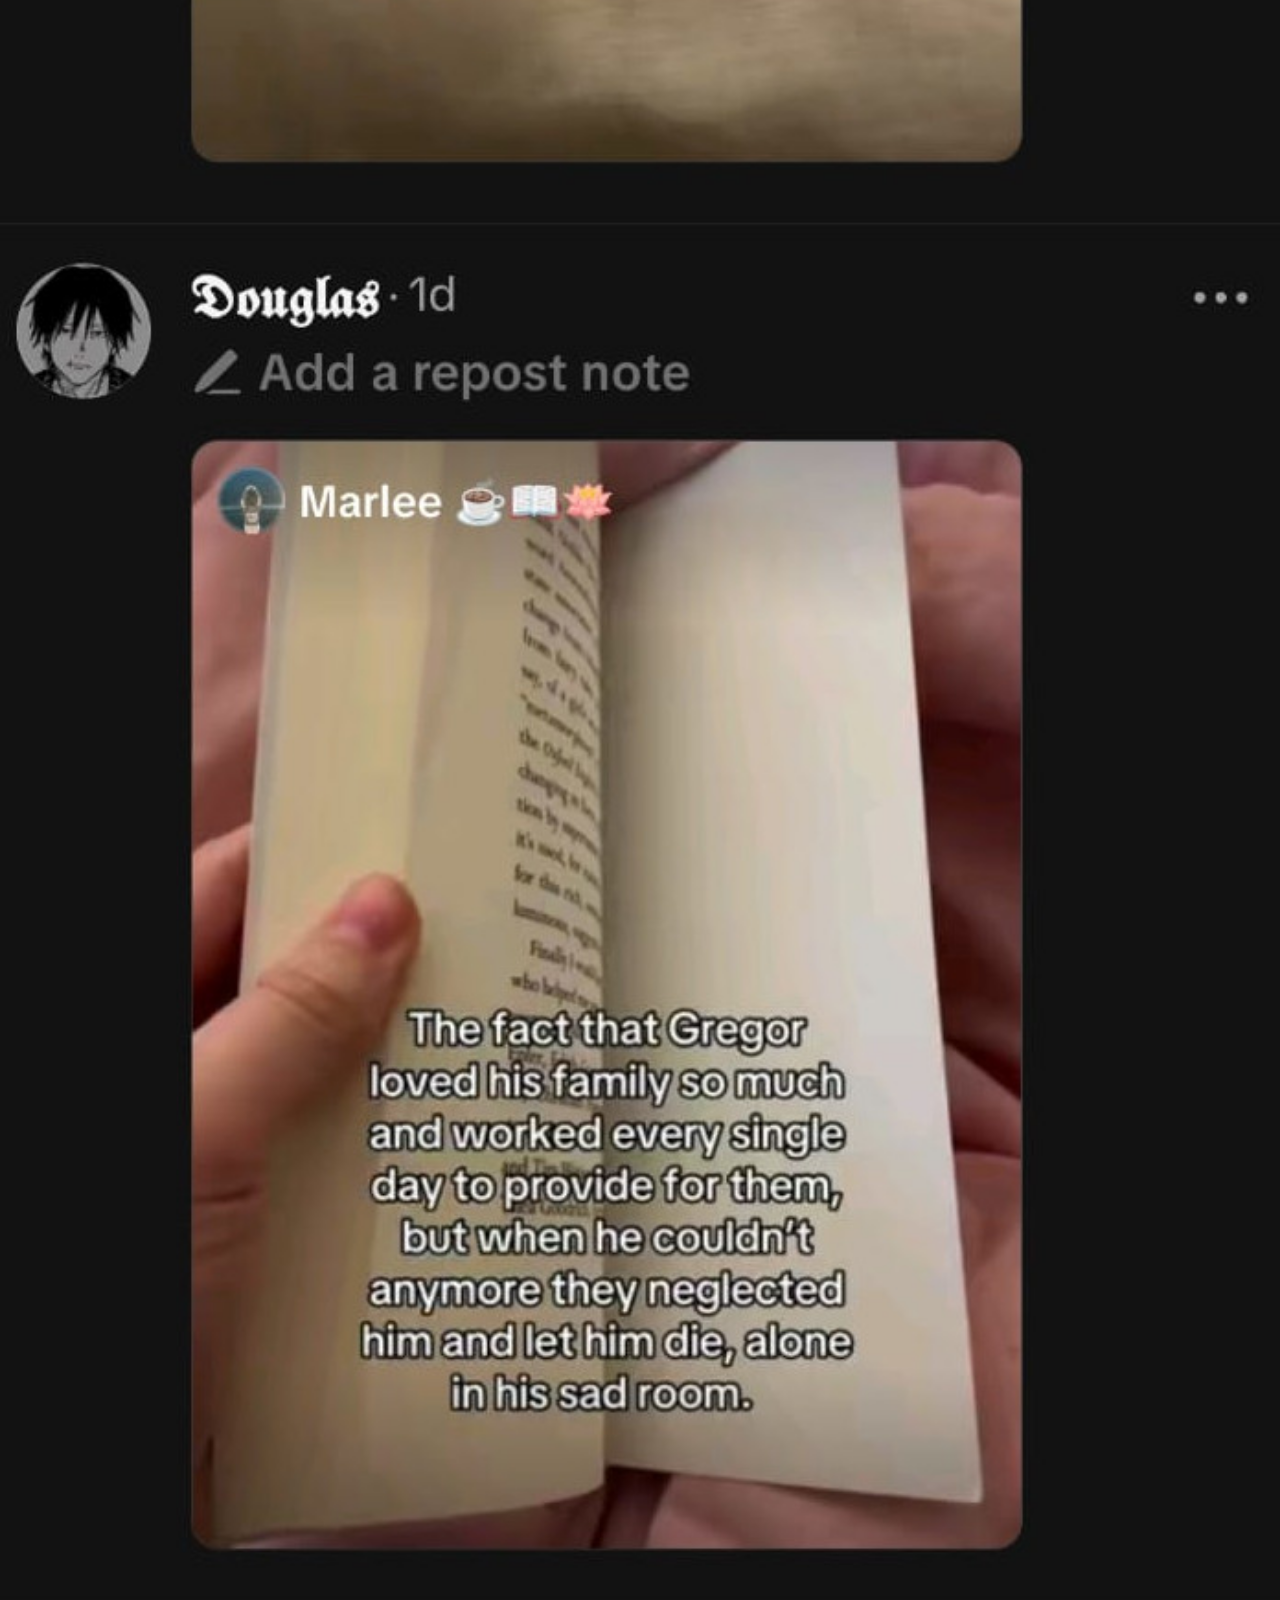
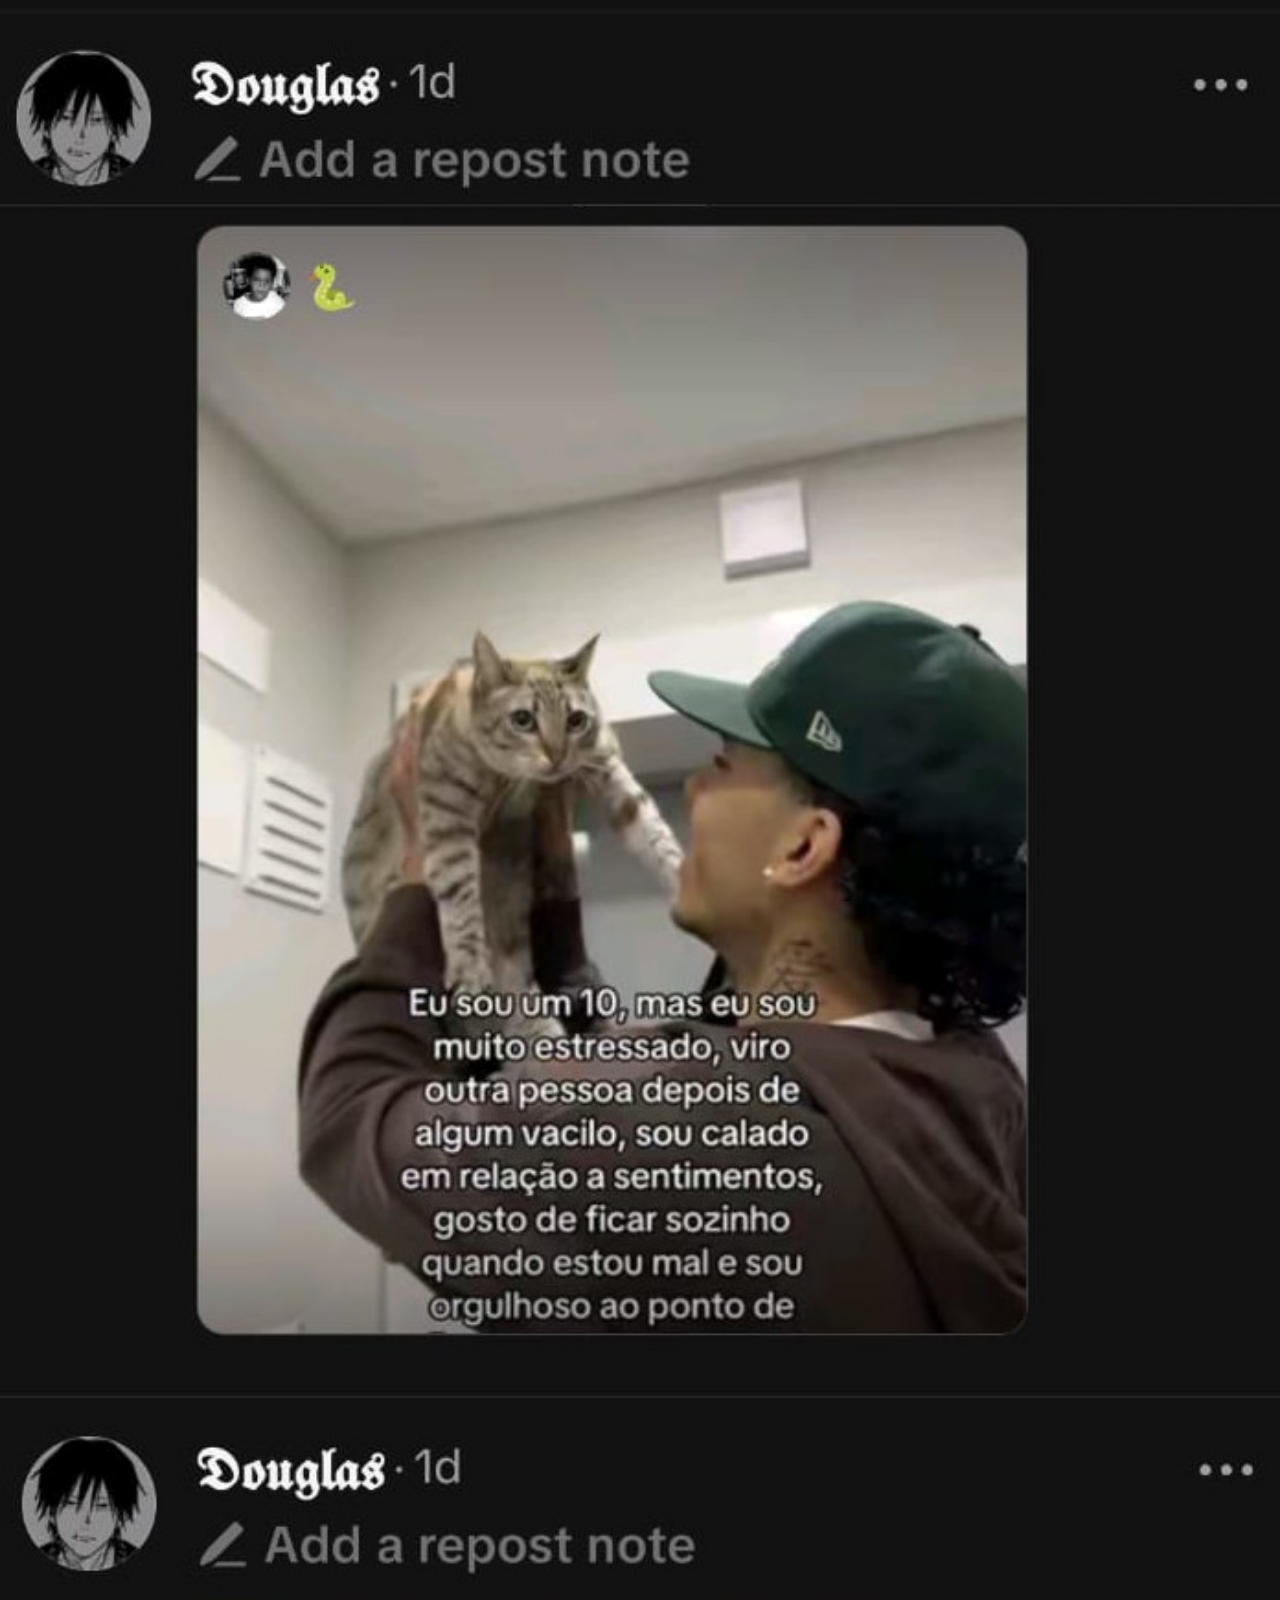
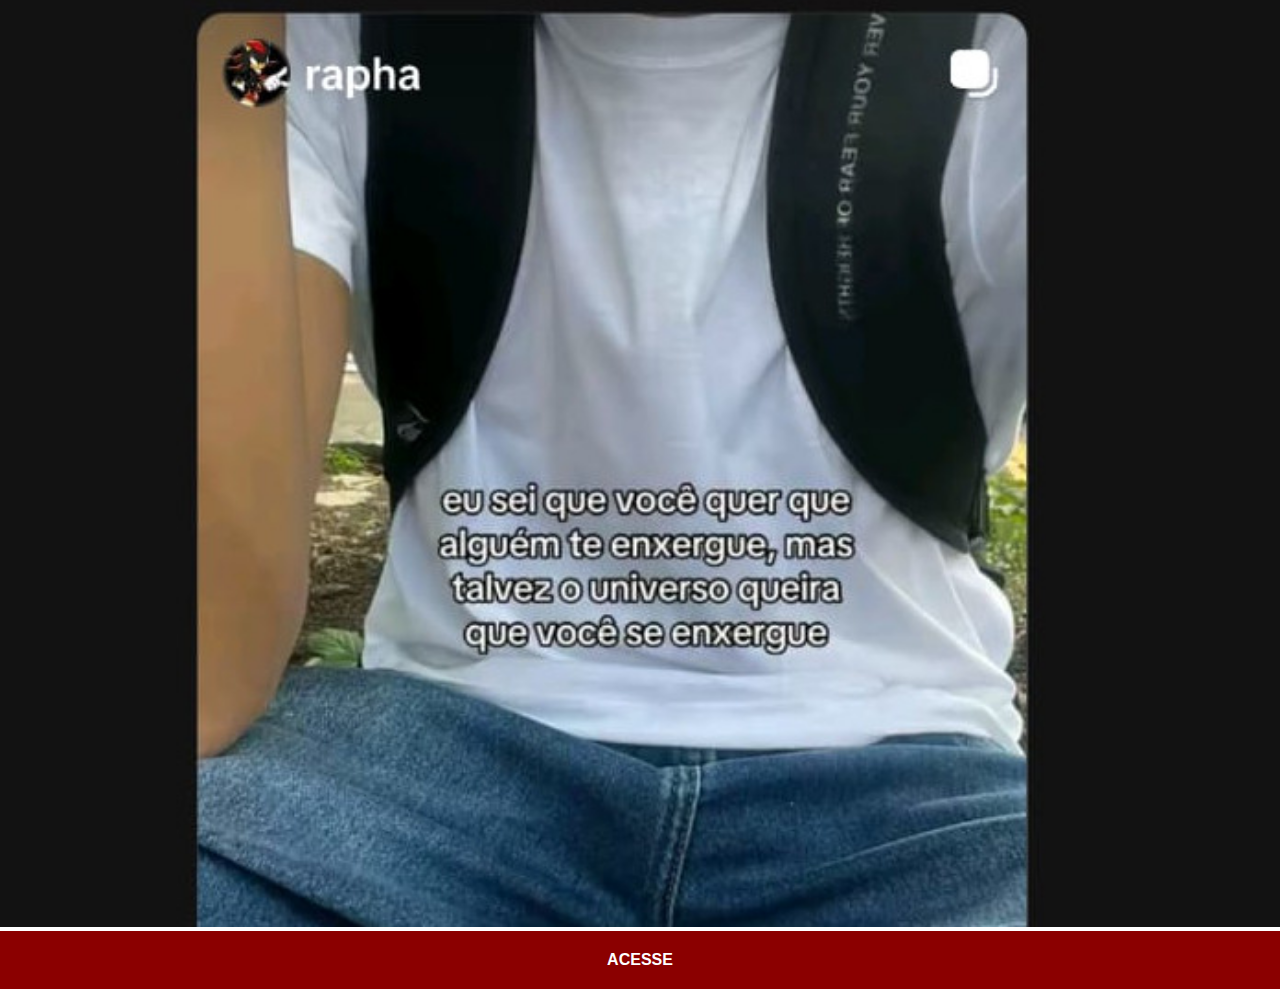
<file: tiktok.html>
<!DOCTYPE html>
<html lang="pt-br">
<head>
    <meta charset="UTF-8">
    <meta name="viewport" content="width=device-width, initial-scale=1.0">
    <link rel="stylesheet" href="estilos/logo.css">
    <title>TikTok</title>
</head>
<body>
    <img src="imagens/tela-TikTok.jpg" alt="TikTok">
    <a href="https://www.tiktok.com/@dg.olvz" target="_blank">ACESSE</a>
</body>
</html>
</file>
<file: estilos/style.css>
@charset "UTF-8";

* {
    margin: 0px;
    padding: 0px;
    font-family: Arial, Helvetica, sans-serif;
}

html, body {
    height: 100vh;
    width: 100vw;
    background-color: black;
}

body {
    background: url('../imagens/background.jpg') no-repeat center center;
    background-size: cover;
    background-attachment: fixed;
}

main {
    position: relative;
    height: 100vh;

}    

section#phone {
    position: absolute;
    top: 50%;
    left: 50%;
    transform: translate(-50%, -50%);
    height: 627px;
    width: 311px;
    background: url('../imagens/frame-iphone.png') no-repeat;
}

iframe#tela {
    position: relative;
    top: 80px;
    left: 22px;
    width: 269px;
    height: 471px;
}

section#social {
    text-align: right;
    padding-right: 10px;
}

section#social img {
    width: 50px;
    margin: 10px;
    border-radius: 50%;
    box-shadow: 2px 2px 5px rgba(0, 0, 0, 0.400);
    box-sizing: border-box;
}

section#social img:hover {
    border: 2px solid rgba(255, 255, 255, 0.637);
    transform: translate(-3px, -3px);
    box-shadow: 5px 5px 10px rgba(0, 0, 0, 0.623);
    transition: transform .3s;
}
</file>
<file: estilos/logo.css>
@charset "UTF-8";

* {
    margin: 0px;
    padding: 0px;
    font-family: Arial, Helvetica, sans-serif;
}

::-webkit-scrollbar {
    width: 0px;
    height: 0px;
}

img {
    width: 100vw;
}

a {
    display: block;
    background-color: darkred;
    color: white;
    padding: 20px;
    text-align: center;
    font-weight: bolder;
    text-decoration: none;
}

a:hover {
    background-color: rgba(255, 0, 0, 0.726);
}
</file>
